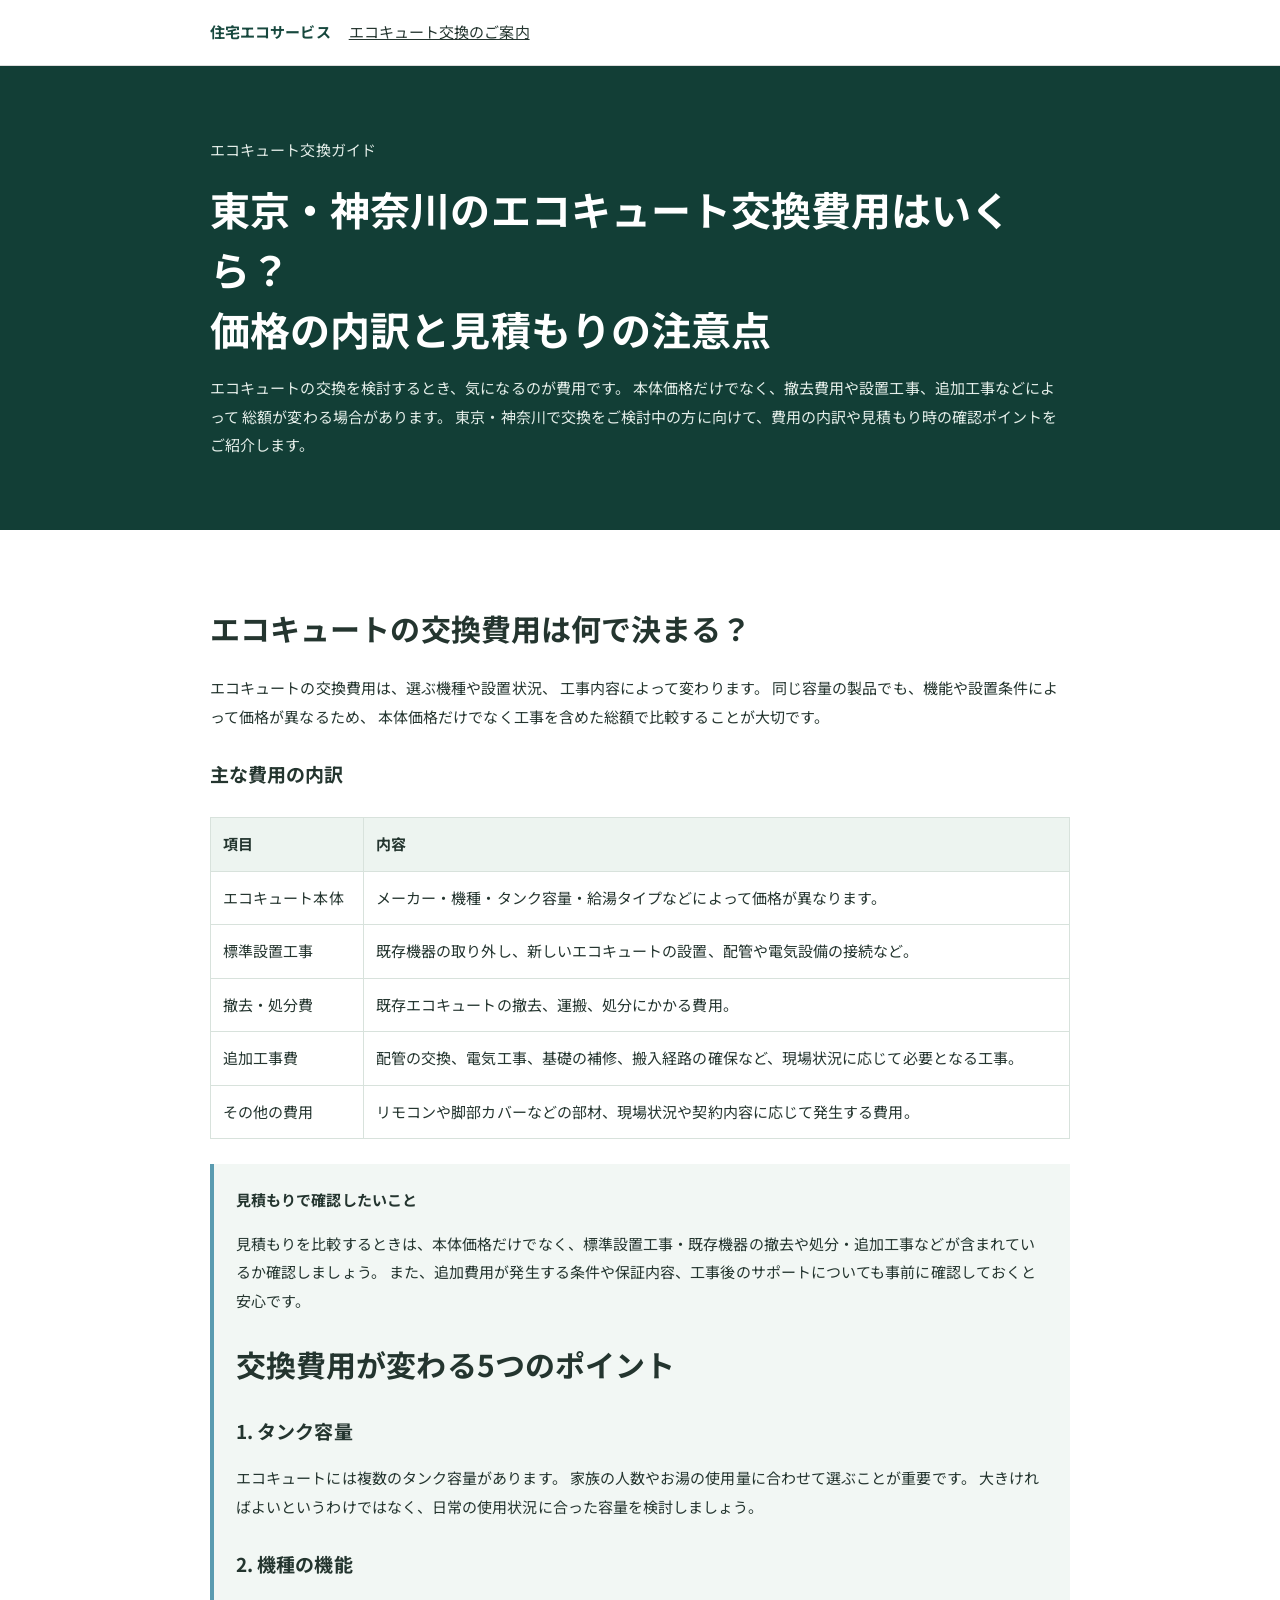
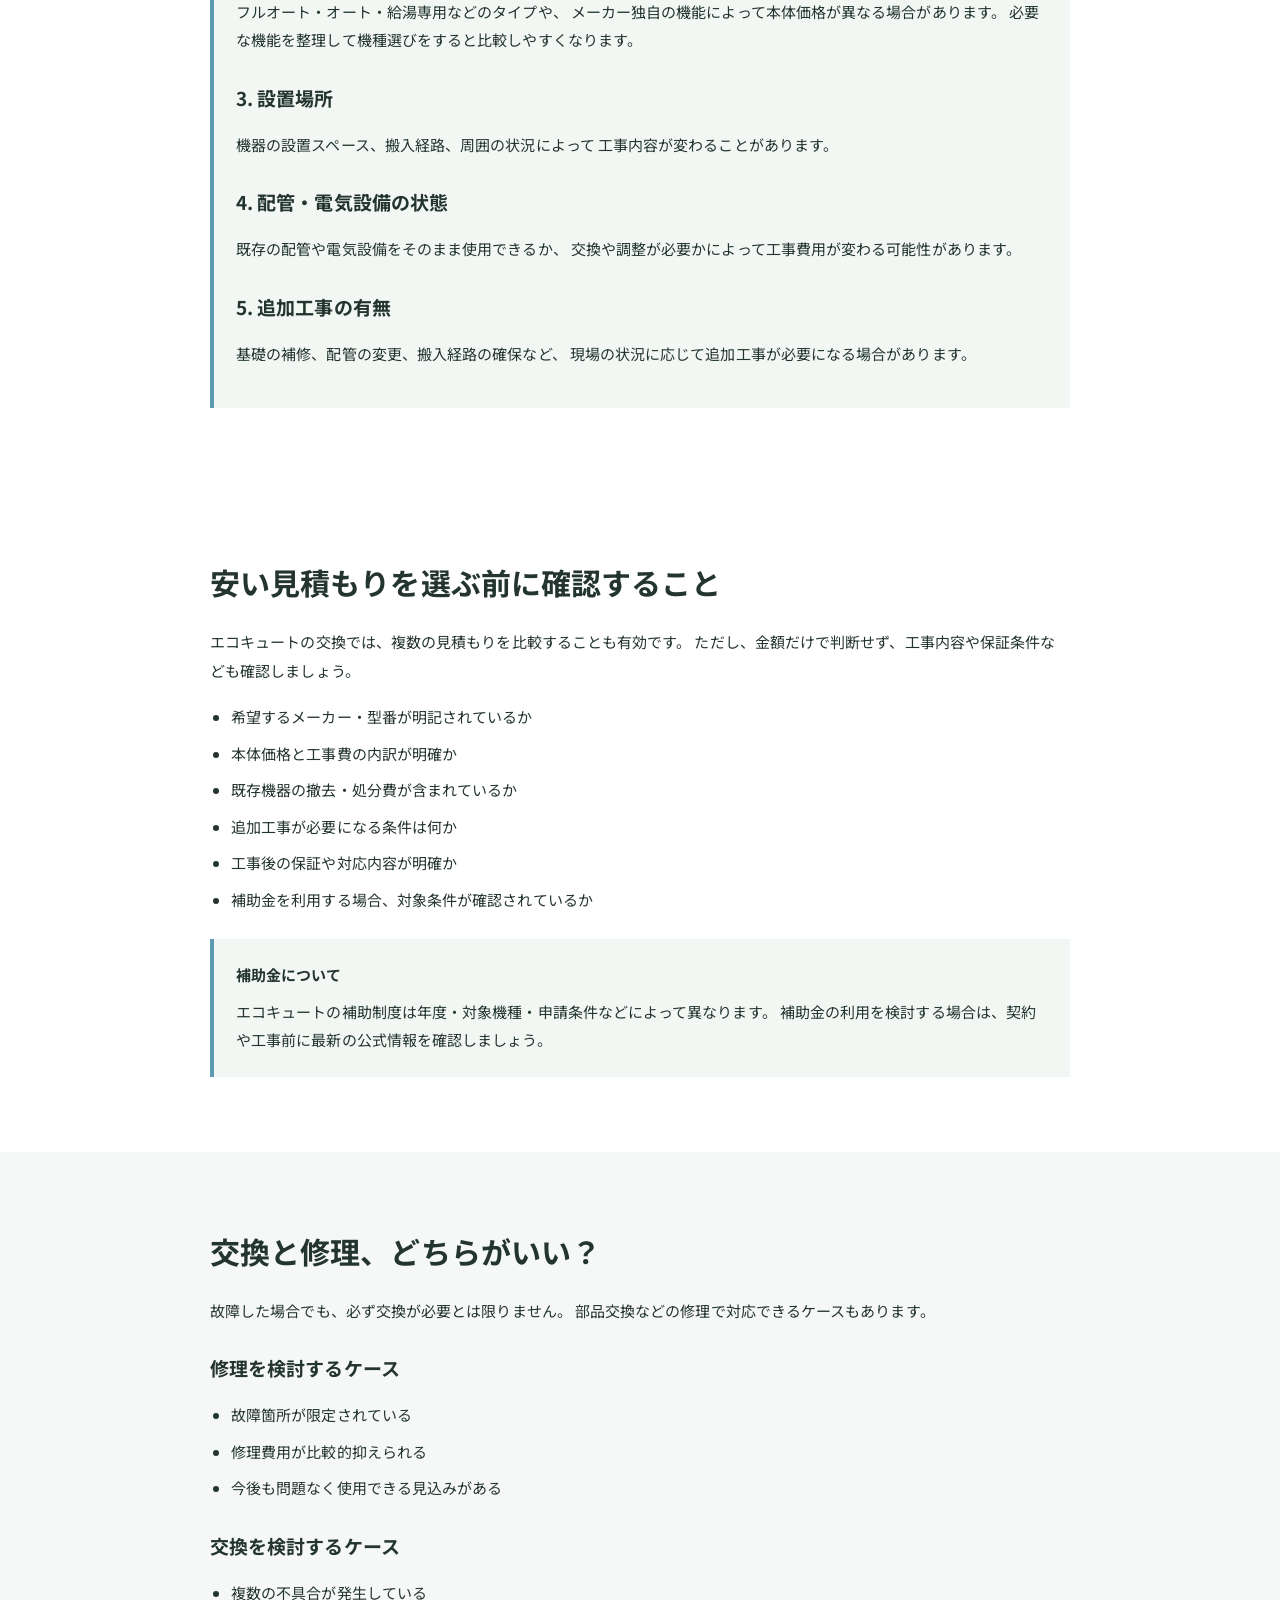
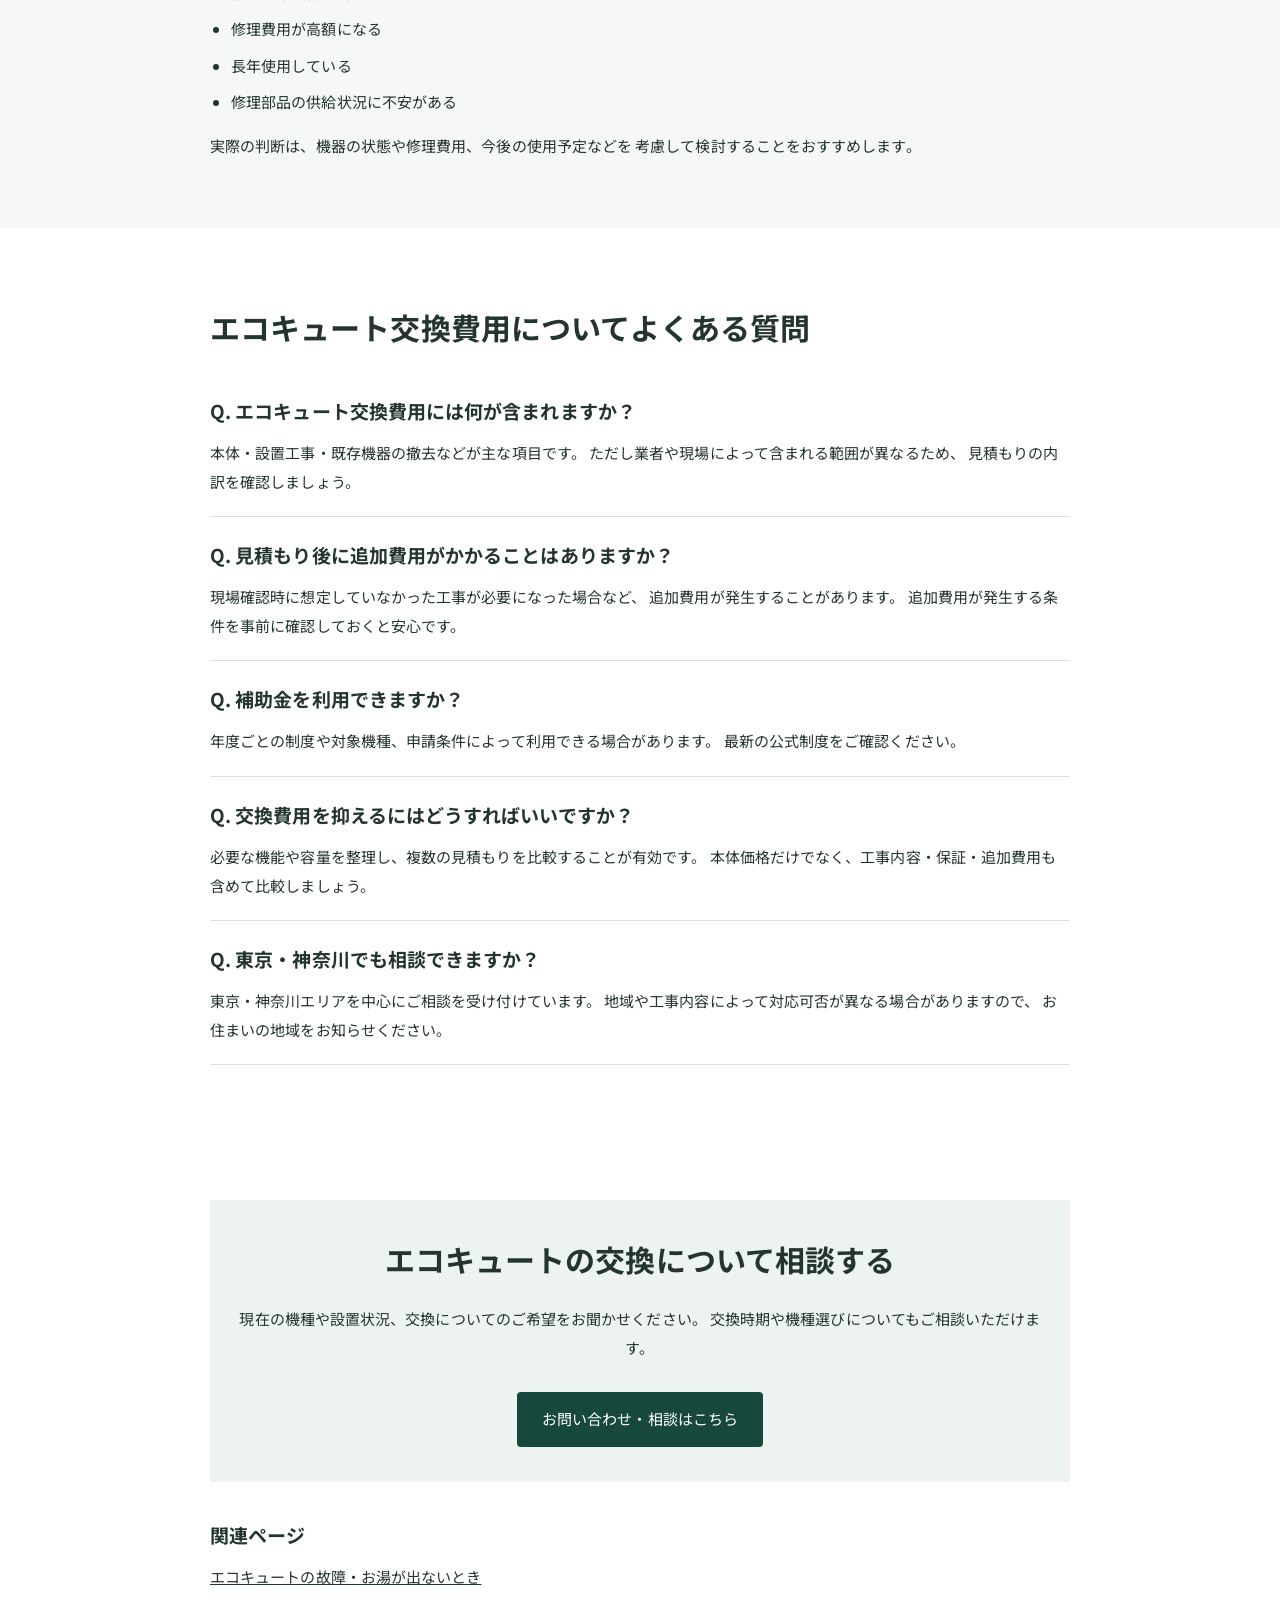
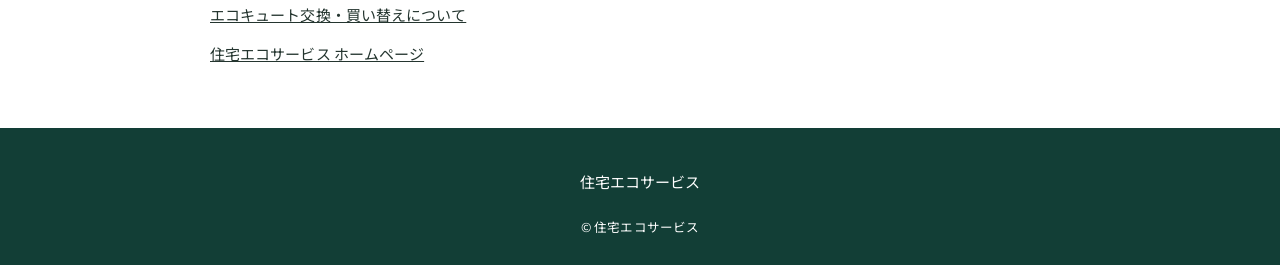
<file: ecocute-cost.html>
<!DOCTYPE html>
<html lang="ja">
<head>
  <meta charset="utf-8">
  <meta name="viewport" content="width=device-width, initial-scale=1">

  <title>エコキュート交換費用はいくら？費用の内訳と注意点｜住宅エコサービス</title>

  <meta name="description" content="エコキュート交換費用は機種・設置状況・工事内容によって異なります。本体価格、工事費、追加費用の内訳や見積もり時の注意点を分かりやすく解説。東京・神奈川で交換を検討中の方へ。">

  <link rel="canonical" href="https://jutakuecoservice-art.github.io/jutaku-eco-service/ecocute-cost.html">

  <link rel="stylesheet" href="style.css">

  <style>
    .cost-page {
      color: #24352f;
      line-height: 1.9;
    }

    .cost-wrap {
      max-width: 900px;
      margin: auto;
      padding: 0 20px;
    }

    .cost-hero {
      background: #123e36;
      color: white;
      padding: 55px 20px;
    }

    .cost-hero h1 {
      font-size: clamp(26px, 4vw, 40px);
      line-height: 1.5;
      margin: 15px 0;
    }

    .cost-hero p {
      color: #e4eee9;
    }

    .cost-section {
      padding: 50px 0;
    }

    .cost-section h2 {
      font-size: clamp(22px, 3vw, 30px);
      line-height: 1.6;
      margin-bottom: 22px;
    }

    .cost-section h3 {
      font-size: 19px;
      margin: 25px 0 10px;
    }

    .cost-section p {
      margin-bottom: 18px;
    }

    .cost-box {
      background: #f2f7f4;
      padding: 22px;
      border-left: 4px solid #5a9bb0;
      margin: 25px 0;
    }

    .cost-box strong {
      display: block;
      margin-bottom: 8px;
    }

    .cost-list {
      padding-left: 1.4em;
    }

    .cost-list li {
      margin: 8px 0;
    }

    .cost-table {
      width: 100%;
      border-collapse: collapse;
      margin: 25px 0;
    }

    .cost-table th,
    .cost-table td {
      border: 1px solid #d8e2dc;
      padding: 12px;
      text-align: left;
    }

    .cost-table th {
      background: #edf4f0;
    }

    .cost-faq {
      border-bottom: 1px solid #d8e2dc;
      padding: 20px 0;
    }

    .cost-faq h3 {
      margin: 0 0 10px;
    }

    .cost-faq p {
      margin: 0;
    }

    .cost-cta {
      background: #edf4f0;
      text-align: center;
      padding: 35px 20px;
      margin: 35px 0;
    }

    .cost-cta h2 {
      margin-top: 0;
    }

    .cost-cta a {
      display: inline-block;
      background: #17483e;
      color: white;
      text-decoration: none;
      padding: 13px 25px;
      margin-top: 12px;
      border-radius: 4px;
    }

    .cost-links a {
      display: block;
      margin: 10px 0;
    }

    @media(max-width:600px) {
      .cost-table th,
      .cost-table td {
        padding: 8px;
        font-size: 14px;
      }
    }
  </style>
</head>

<body class="cost-page">

<header style="padding:18px 20px;border-bottom:1px solid #ddd">
  <div class="cost-wrap">
    <a href="./" style="color:#17483e;text-decoration:none;font-weight:bold">
      住宅エコサービス
    </a>
    <span style="margin-left:15px">
      <a href="ecocute.html">エコキュート交換のご案内</a>
    </span>
  </div>
</header>

<main>

  <section class="cost-hero">
    <div class="cost-wrap">
      <p>エコキュート交換ガイド</p>
<h1>東京・神奈川のエコキュート交換費用はいくら？<br>価格の内訳と見積もりの注意点</h1>

<p>
  エコキュートの交換を検討するとき、気になるのが費用です。
  本体価格だけでなく、撤去費用や設置工事、追加工事などによって
  総額が変わる場合があります。
  東京・神奈川で交換をご検討中の方に向けて、費用の内訳や見積もり時の確認ポイントをご紹介します。
</p>
    </div>
  </section>

  <section class="cost-section">
    <div class="cost-wrap">

      <h2>エコキュートの交換費用は何で決まる？</h2>

      <p>
        エコキュートの交換費用は、選ぶ機種や設置状況、
        工事内容によって変わります。
        同じ容量の製品でも、機能や設置条件によって価格が異なるため、
        本体価格だけでなく工事を含めた総額で比較することが大切です。
      </p>

      <h3>主な費用の内訳</h3>

      <table class="cost-table">
        <thead>
          <tr>
            <th>項目</th>
            <th>内容</th>
          </tr>
        </thead>

    <tbody>
  <tr>
    <td>エコキュート本体</td>
    <td>メーカー・機種・タンク容量・給湯タイプなどによって価格が異なります。</td>
  </tr>

  <tr>
    <td>標準設置工事</td>
    <td>既存機器の取り外し、新しいエコキュートの設置、配管や電気設備の接続など。</td>
  </tr>

  <tr>
    <td>撤去・処分費</td>
    <td>既存エコキュートの撤去、運搬、処分にかかる費用。</td>
  </tr>

  <tr>
    <td>追加工事費</td>
    <td>配管の交換、電気工事、基礎の補修、搬入経路の確保など、現場状況に応じて必要となる工事。</td>
  </tr>

  <tr>
    <td>その他の費用</td>
    <td>リモコンや脚部カバーなどの部材、現場状況や契約内容に応じて発生する費用。</td>
  </tr>
</tbody>
      </table>

      <div class="cost-box">
       <strong>見積もりで確認したいこと</strong>
<p>
  見積もりを比較するときは、本体価格だけでなく、標準設置工事・既存機器の撤去や処分・追加工事などが含まれているか確認しましょう。
  また、追加費用が発生する条件や保証内容、工事後のサポートについても事前に確認しておくと安心です。
</p>

      <h2>交換費用が変わる5つのポイント</h2>

      <h3>1. タンク容量</h3>
      <p>
        エコキュートには複数のタンク容量があります。
        家族の人数やお湯の使用量に合わせて選ぶことが重要です。
        大きければよいというわけではなく、日常の使用状況に合った容量を検討しましょう。
      </p>

      <h3>2. 機種の機能</h3>
      <p>
        フルオート・オート・給湯専用などのタイプや、
        メーカー独自の機能によって本体価格が異なる場合があります。
        必要な機能を整理して機種選びをすると比較しやすくなります。
      </p>

      <h3>3. 設置場所</h3>
      <p>
        機器の設置スペース、搬入経路、周囲の状況によって
        工事内容が変わることがあります。
      </p>

      <h3>4. 配管・電気設備の状態</h3>
      <p>
        既存の配管や電気設備をそのまま使用できるか、
        交換や調整が必要かによって工事費用が変わる可能性があります。
      </p>

      <h3>5. 追加工事の有無</h3>
      <p>
        基礎の補修、配管の変更、搬入経路の確保など、
        現場の状況に応じて追加工事が必要になる場合があります。
      </p>

    </div>
  </section>

  <section class="cost-section">
    <div class="cost-wrap">

      <h2>安い見積もりを選ぶ前に確認すること</h2>

      <p>
        エコキュートの交換では、複数の見積もりを比較することも有効です。
        ただし、金額だけで判断せず、工事内容や保証条件なども確認しましょう。
      </p>

      <ul class="cost-list">
        <li>希望するメーカー・型番が明記されているか</li>
        <li>本体価格と工事費の内訳が明確か</li>
        <li>既存機器の撤去・処分費が含まれているか</li>
        <li>追加工事が必要になる条件は何か</li>
        <li>工事後の保証や対応内容が明確か</li>
        <li>補助金を利用する場合、対象条件が確認されているか</li>
      </ul>

      <div class="cost-box">
        <strong>補助金について</strong>
        エコキュートの補助制度は年度・対象機種・申請条件などによって異なります。
        補助金の利用を検討する場合は、契約や工事前に最新の公式情報を確認しましょう。
      </div>

    </div>
  </section>

  <section class="cost-section" style="background:#f5f8f6">
    <div class="cost-wrap">

      <h2>交換と修理、どちらがいい？</h2>

      <p>
        故障した場合でも、必ず交換が必要とは限りません。
        部品交換などの修理で対応できるケースもあります。
      </p>

      <h3>修理を検討するケース</h3>
      <ul class="cost-list">
        <li>故障箇所が限定されている</li>
        <li>修理費用が比較的抑えられる</li>
        <li>今後も問題なく使用できる見込みがある</li>
      </ul>

      <h3>交換を検討するケース</h3>
      <ul class="cost-list">
        <li>複数の不具合が発生している</li>
        <li>修理費用が高額になる</li>
        <li>長年使用している</li>
        <li>修理部品の供給状況に不安がある</li>
      </ul>

      <p>
        実際の判断は、機器の状態や修理費用、今後の使用予定などを
        考慮して検討することをおすすめします。
      </p>

    </div>
  </section>

  <section class="cost-section">
    <div class="cost-wrap">

      <h2>エコキュート交換費用についてよくある質問</h2>

      <div class="cost-faq">
        <h3>Q. エコキュート交換費用には何が含まれますか？</h3>
        <p>
          本体・設置工事・既存機器の撤去などが主な項目です。
          ただし業者や現場によって含まれる範囲が異なるため、
          見積もりの内訳を確認しましょう。
        </p>
      </div>

      <div class="cost-faq">
        <h3>Q. 見積もり後に追加費用がかかることはありますか？</h3>
        <p>
          現場確認時に想定していなかった工事が必要になった場合など、
          追加費用が発生することがあります。
          追加費用が発生する条件を事前に確認しておくと安心です。
        </p>
      </div>

      <div class="cost-faq">
        <h3>Q. 補助金を利用できますか？</h3>
        <p>
          年度ごとの制度や対象機種、申請条件によって利用できる場合があります。
          最新の公式制度をご確認ください。
        </p>
      </div>

      <div class="cost-faq">
        <h3>Q. 交換費用を抑えるにはどうすればいいですか？</h3>
        <p>
          必要な機能や容量を整理し、複数の見積もりを比較することが有効です。
          本体価格だけでなく、工事内容・保証・追加費用も含めて比較しましょう。
        </p>
      </div>

      <div class="cost-faq">
        <h3>Q. 東京・神奈川でも相談できますか？</h3>
        <p>
          東京・神奈川エリアを中心にご相談を受け付けています。
          地域や工事内容によって対応可否が異なる場合がありますので、
          お住まいの地域をお知らせください。
        </p>
      </div>

    </div>
  </section>

  <section class="cost-section">
    <div class="cost-wrap">

      <div class="cost-cta">
        <h2>エコキュートの交換について相談する</h2>

        <p>
          現在の機種や設置状況、交換についてのご希望をお聞かせください。
          交換時期や機種選びについてもご相談いただけます。
        </p>

        <a href="./#contact">お問い合わせ・相談はこちら</a>
      </div>

      <div class="cost-links">
        <h3>関連ページ</h3>
       <a href="ecocute-trouble.html">エコキュートの故障・お湯が出ないとき</a>
        <a href="ecocute.html">エコキュート交換・買い替えについて</a>
        <a href="./">住宅エコサービス ホームページ</a>
      </div>

    </div>
  </section>

</main>

<footer style="background:#123e36;color:white;padding:25px 20px;text-align:center">
  <div class="cost-wrap">
    <p>住宅エコサービス</p>
    <small>© 住宅エコサービス</small>
  </div>
</footer>

</body>
</html>
</file>
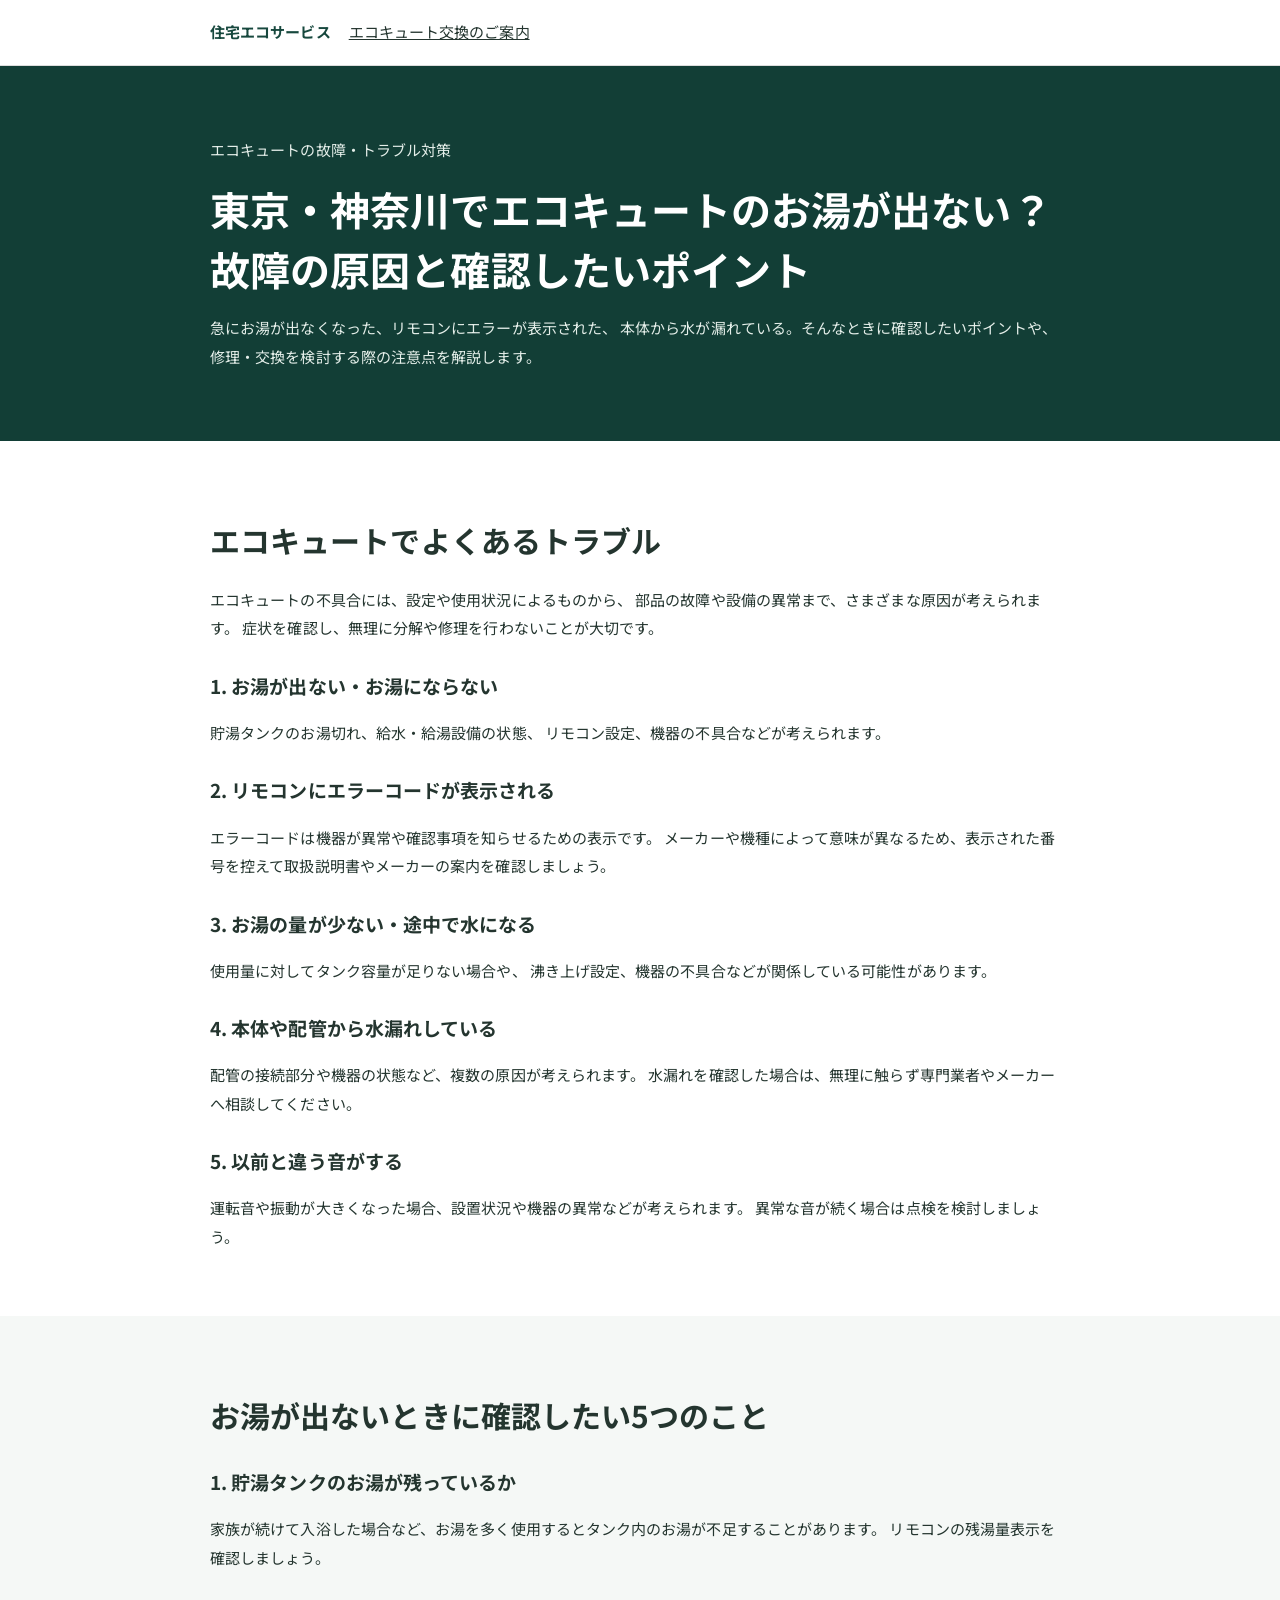
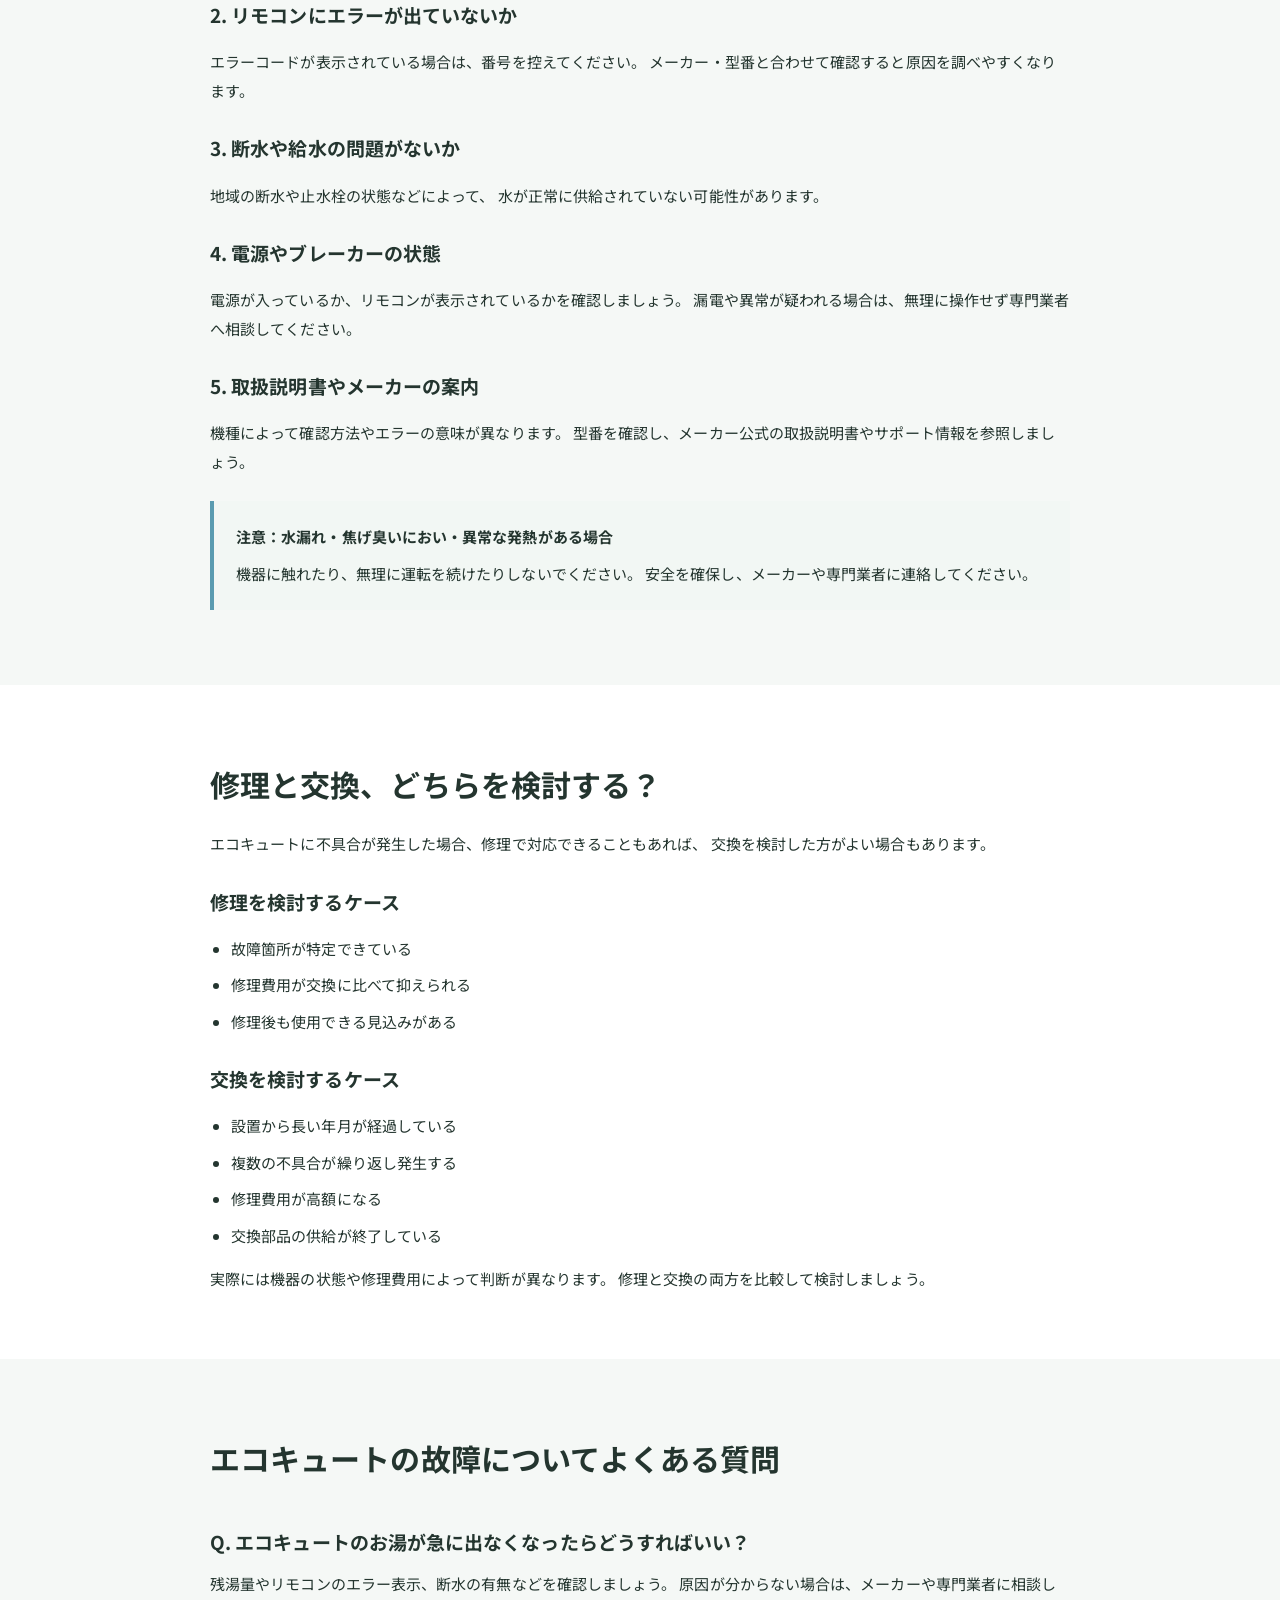
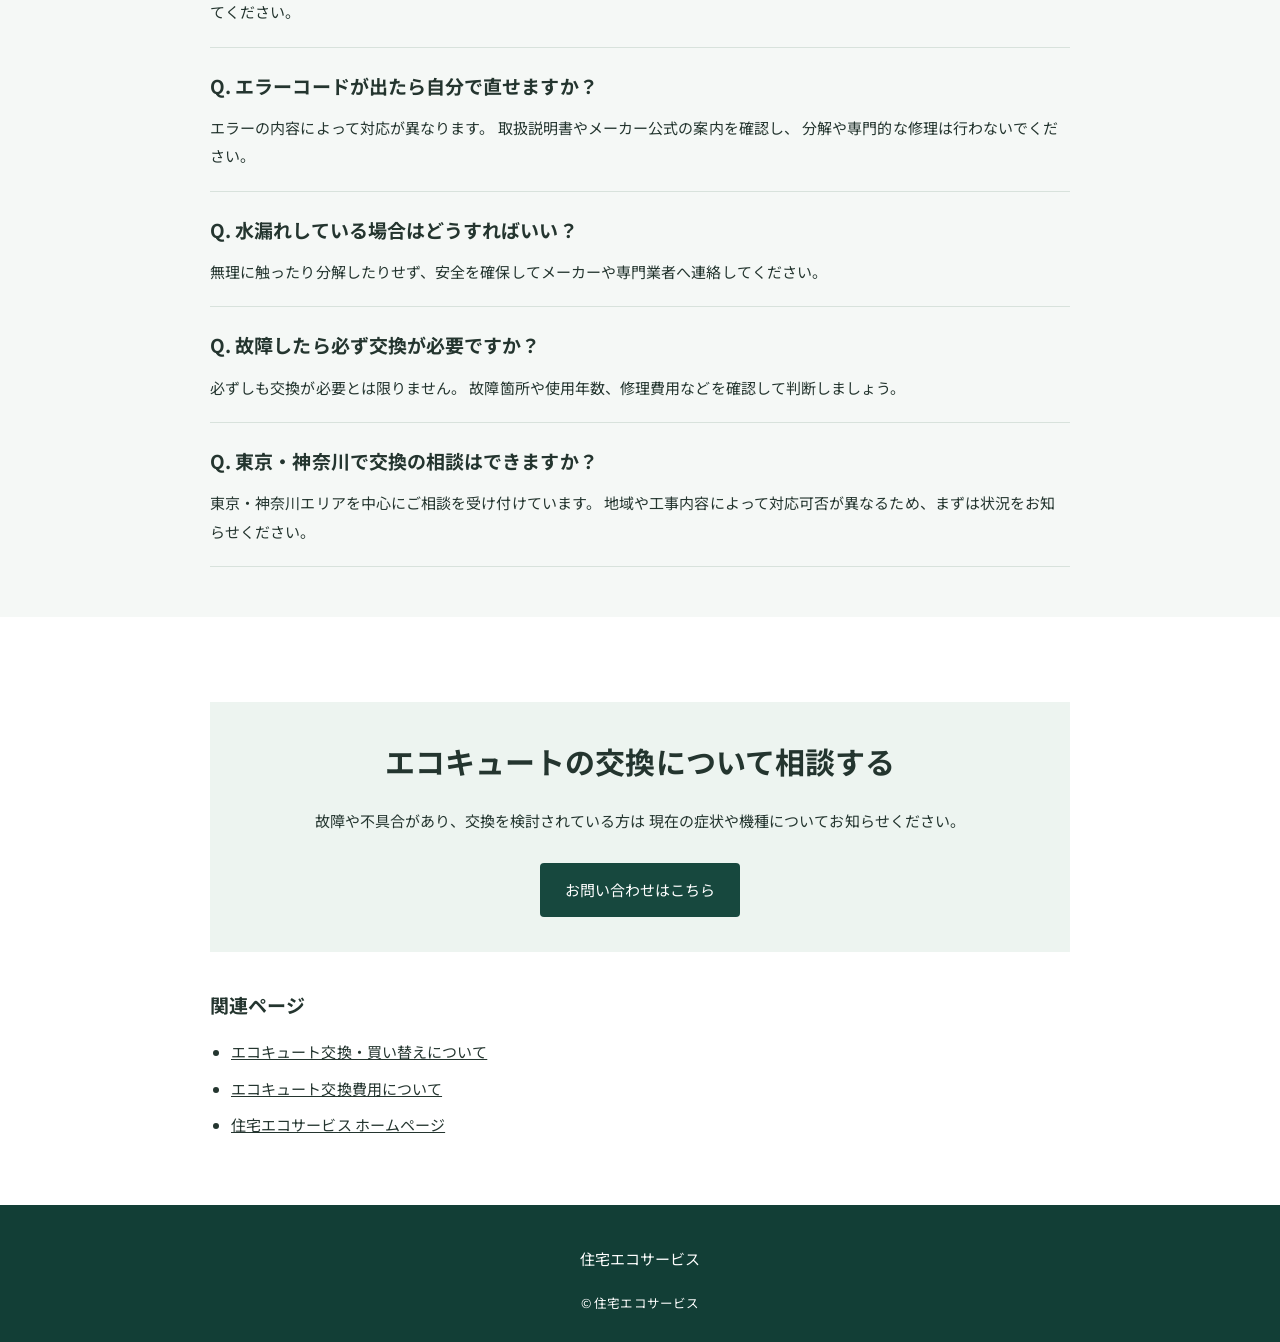
<file: ecocute-trouble.html>
<!DOCTYPE html>
<html lang="ja">
<head>
  <meta charset="utf-8">
  <meta name="viewport" content="width=device-width, initial-scale=1">

<title>東京・神奈川のエコキュート故障・お湯が出ないときの対処法｜住宅エコサービス</title>
  <meta name="description" content="エコキュートのお湯が出ない、エラーコードが表示される、水漏れするなどの症状について、確認したいポイントと修理・交換を検討する目安を解説します。東京・神奈川でエコキュートの交換をご検討中の方へ。">

  <link rel="canonical" href="https://jutakuecoservice-art.github.io/jutaku-eco-service/ecocute-trouble.html">
  <link rel="stylesheet" href="style.css">

  <style>
    .trouble-page {
      color: #24352f;
      line-height: 1.9;
    }
    .trouble-wrap {
      max-width: 900px;
      margin: auto;
      padding: 0 20px;
    }
    .trouble-hero {
      background: #123e36;
      color: white;
      padding: 55px 20px;
    }
    .trouble-hero h1 {
      font-size: clamp(26px, 4vw, 40px);
      line-height: 1.5;
      margin: 15px 0;
    }
    .trouble-hero p {
      color: #e4eee9;
    }
    .trouble-section {
      padding: 50px 0;
    }
    .trouble-section h2 {
      font-size: clamp(22px, 3vw, 30px);
      line-height: 1.6;
      margin-bottom: 22px;
    }
    .trouble-section h3 {
      font-size: 19px;
      margin: 25px 0 10px;
    }
    .trouble-box {
      background: #f2f7f4;
      padding: 22px;
      border-left: 4px solid #5a9bb0;
      margin: 25px 0;
    }
    .trouble-box strong {
      display: block;
      margin-bottom: 8px;
    }
    .trouble-list {
      padding-left: 1.4em;
    }
    .trouble-list li {
      margin: 8px 0;
    }
    .trouble-faq {
      border-bottom: 1px solid #d8e2dc;
      padding: 20px 0;
    }
    .trouble-faq h3 {
      margin: 0 0 10px;
    }
    .trouble-faq p {
      margin: 0;
    }
    .trouble-cta {
      background: #edf4f0;
      text-align: center;
      padding: 35px 20px;
      margin: 35px 0;
    }
    .trouble-cta h2 {
      margin-top: 0;
    }
    .trouble-cta a {
      display: inline-block;
      background: #17483e;
      color: white;
      text-decoration: none;
      padding: 13px 25px;
      margin-top: 12px;
      border-radius: 4px;
    }
  </style>
</head>

<body class="trouble-page">

<header style="padding:18px 20px;border-bottom:1px solid #ddd">
  <div class="trouble-wrap">
    <a href="./" style="color:#17483e;text-decoration:none;font-weight:bold">
      住宅エコサービス
    </a>
    <span style="margin-left:15px">
      <a href="ecocute.html">エコキュート交換のご案内</a>
    </span>
  </div>
</header>

<main>

  <section class="trouble-hero">
    <div class="trouble-wrap">
      <p>エコキュートの故障・トラブル対策</p>

      <h1>東京・神奈川でエコキュートのお湯が出ない？<br>故障の原因と確認したいポイント</h1>

<p>
  急にお湯が出なくなった、リモコンにエラーが表示された、
  本体から水が漏れている。そんなときに確認したいポイントや、
  修理・交換を検討する際の注意点を解説します。
</p>
    </div>
  </section>

  <section class="trouble-section">
    <div class="trouble-wrap">

      <h2>エコキュートでよくあるトラブル</h2>

      <p>
        エコキュートの不具合には、設定や使用状況によるものから、
        部品の故障や設備の異常まで、さまざまな原因が考えられます。
        症状を確認し、無理に分解や修理を行わないことが大切です。
      </p>

      <h3>1. お湯が出ない・お湯にならない</h3>
      <p>
        貯湯タンクのお湯切れ、給水・給湯設備の状態、
        リモコン設定、機器の不具合などが考えられます。
      </p>

      <h3>2. リモコンにエラーコードが表示される</h3>
      <p>
        エラーコードは機器が異常や確認事項を知らせるための表示です。
        メーカーや機種によって意味が異なるため、表示された番号を控えて取扱説明書やメーカーの案内を確認しましょう。
      </p>

      <h3>3. お湯の量が少ない・途中で水になる</h3>
      <p>
        使用量に対してタンク容量が足りない場合や、
        沸き上げ設定、機器の不具合などが関係している可能性があります。
      </p>

      <h3>4. 本体や配管から水漏れしている</h3>
      <p>
        配管の接続部分や機器の状態など、複数の原因が考えられます。
        水漏れを確認した場合は、無理に触らず専門業者やメーカーへ相談してください。
      </p>

      <h3>5. 以前と違う音がする</h3>
      <p>
        運転音や振動が大きくなった場合、設置状況や機器の異常などが考えられます。
        異常な音が続く場合は点検を検討しましょう。
      </p>

    </div>
  </section>

  <section class="trouble-section" style="background:#f5f8f6">
    <div class="trouble-wrap">

      <h2>お湯が出ないときに確認したい5つのこと</h2>

      <h3>1. 貯湯タンクのお湯が残っているか</h3>
      <p>
        家族が続けて入浴した場合など、お湯を多く使用するとタンク内のお湯が不足することがあります。
        リモコンの残湯量表示を確認しましょう。
      </p>

      <h3>2. リモコンにエラーが出ていないか</h3>
      <p>
        エラーコードが表示されている場合は、番号を控えてください。
        メーカー・型番と合わせて確認すると原因を調べやすくなります。
      </p>

      <h3>3. 断水や給水の問題がないか</h3>
      <p>
        地域の断水や止水栓の状態などによって、
        水が正常に供給されていない可能性があります。
      </p>

      <h3>4. 電源やブレーカーの状態</h3>
      <p>
        電源が入っているか、リモコンが表示されているかを確認しましょう。
        漏電や異常が疑われる場合は、無理に操作せず専門業者へ相談してください。
      </p>

      <h3>5. 取扱説明書やメーカーの案内</h3>
      <p>
        機種によって確認方法やエラーの意味が異なります。
        型番を確認し、メーカー公式の取扱説明書やサポート情報を参照しましょう。
      </p>

      <div class="trouble-box">
        <strong>注意：水漏れ・焦げ臭いにおい・異常な発熱がある場合</strong>
        機器に触れたり、無理に運転を続けたりしないでください。
        安全を確保し、メーカーや専門業者に連絡してください。
      </div>

    </div>
  </section>

  <section class="trouble-section">
    <div class="trouble-wrap">

      <h2>修理と交換、どちらを検討する？</h2>

      <p>
        エコキュートに不具合が発生した場合、修理で対応できることもあれば、
        交換を検討した方がよい場合もあります。
      </p>

      <h3>修理を検討するケース</h3>
      <ul class="trouble-list">
        <li>故障箇所が特定できている</li>
        <li>修理費用が交換に比べて抑えられる</li>
        <li>修理後も使用できる見込みがある</li>
      </ul>

      <h3>交換を検討するケース</h3>
      <ul class="trouble-list">
        <li>設置から長い年月が経過している</li>
        <li>複数の不具合が繰り返し発生する</li>
        <li>修理費用が高額になる</li>
        <li>交換部品の供給が終了している</li>
      </ul>

      <p>
        実際には機器の状態や修理費用によって判断が異なります。
        修理と交換の両方を比較して検討しましょう。
      </p>

    </div>
  </section>

  <section class="trouble-section" style="background:#f5f8f6">
    <div class="trouble-wrap">

      <h2>エコキュートの故障についてよくある質問</h2>

      <div class="trouble-faq">
        <h3>Q. エコキュートのお湯が急に出なくなったらどうすればいい？</h3>
        <p>
          残湯量やリモコンのエラー表示、断水の有無などを確認しましょう。
          原因が分からない場合は、メーカーや専門業者に相談してください。
        </p>
      </div>

      <div class="trouble-faq">
        <h3>Q. エラーコードが出たら自分で直せますか？</h3>
        <p>
          エラーの内容によって対応が異なります。
          取扱説明書やメーカー公式の案内を確認し、
          分解や専門的な修理は行わないでください。
        </p>
      </div>

      <div class="trouble-faq">
        <h3>Q. 水漏れしている場合はどうすればいい？</h3>
        <p>
          無理に触ったり分解したりせず、安全を確保してメーカーや専門業者へ連絡してください。
        </p>
      </div>

      <div class="trouble-faq">
        <h3>Q. 故障したら必ず交換が必要ですか？</h3>
        <p>
          必ずしも交換が必要とは限りません。
          故障箇所や使用年数、修理費用などを確認して判断しましょう。
        </p>
      </div>

      <div class="trouble-faq">
        <h3>Q. 東京・神奈川で交換の相談はできますか？</h3>
        <p>
          東京・神奈川エリアを中心にご相談を受け付けています。
          地域や工事内容によって対応可否が異なるため、まずは状況をお知らせください。
        </p>
      </div>

    </div>
  </section>

  <section class="trouble-section">
    <div class="trouble-wrap">

      <div class="trouble-cta">
        <h2>エコキュートの交換について相談する</h2>
        <p>
          故障や不具合があり、交換を検討されている方は
          現在の症状や機種についてお知らせください。
        </p>
        <a href="./#contact">お問い合わせはこちら</a>
      </div>

      <h3>関連ページ</h3>
      <ul class="trouble-list">
        <li><a href="ecocute.html">エコキュート交換・買い替えについて</a></li>
        <li><a href="ecocute-cost.html">エコキュート交換費用について</a></li>
        <li><a href="./">住宅エコサービス ホームページ</a></li>
      </ul>

    </div>
  </section>

</main>

<footer style="background:#123e36;color:white;padding:25px 20px;text-align:center">
  <div class="trouble-wrap">
    <p>住宅エコサービス</p>
    <small>© 住宅エコサービス</small>
  </div>
</footer>

</body>
</html>
</file>
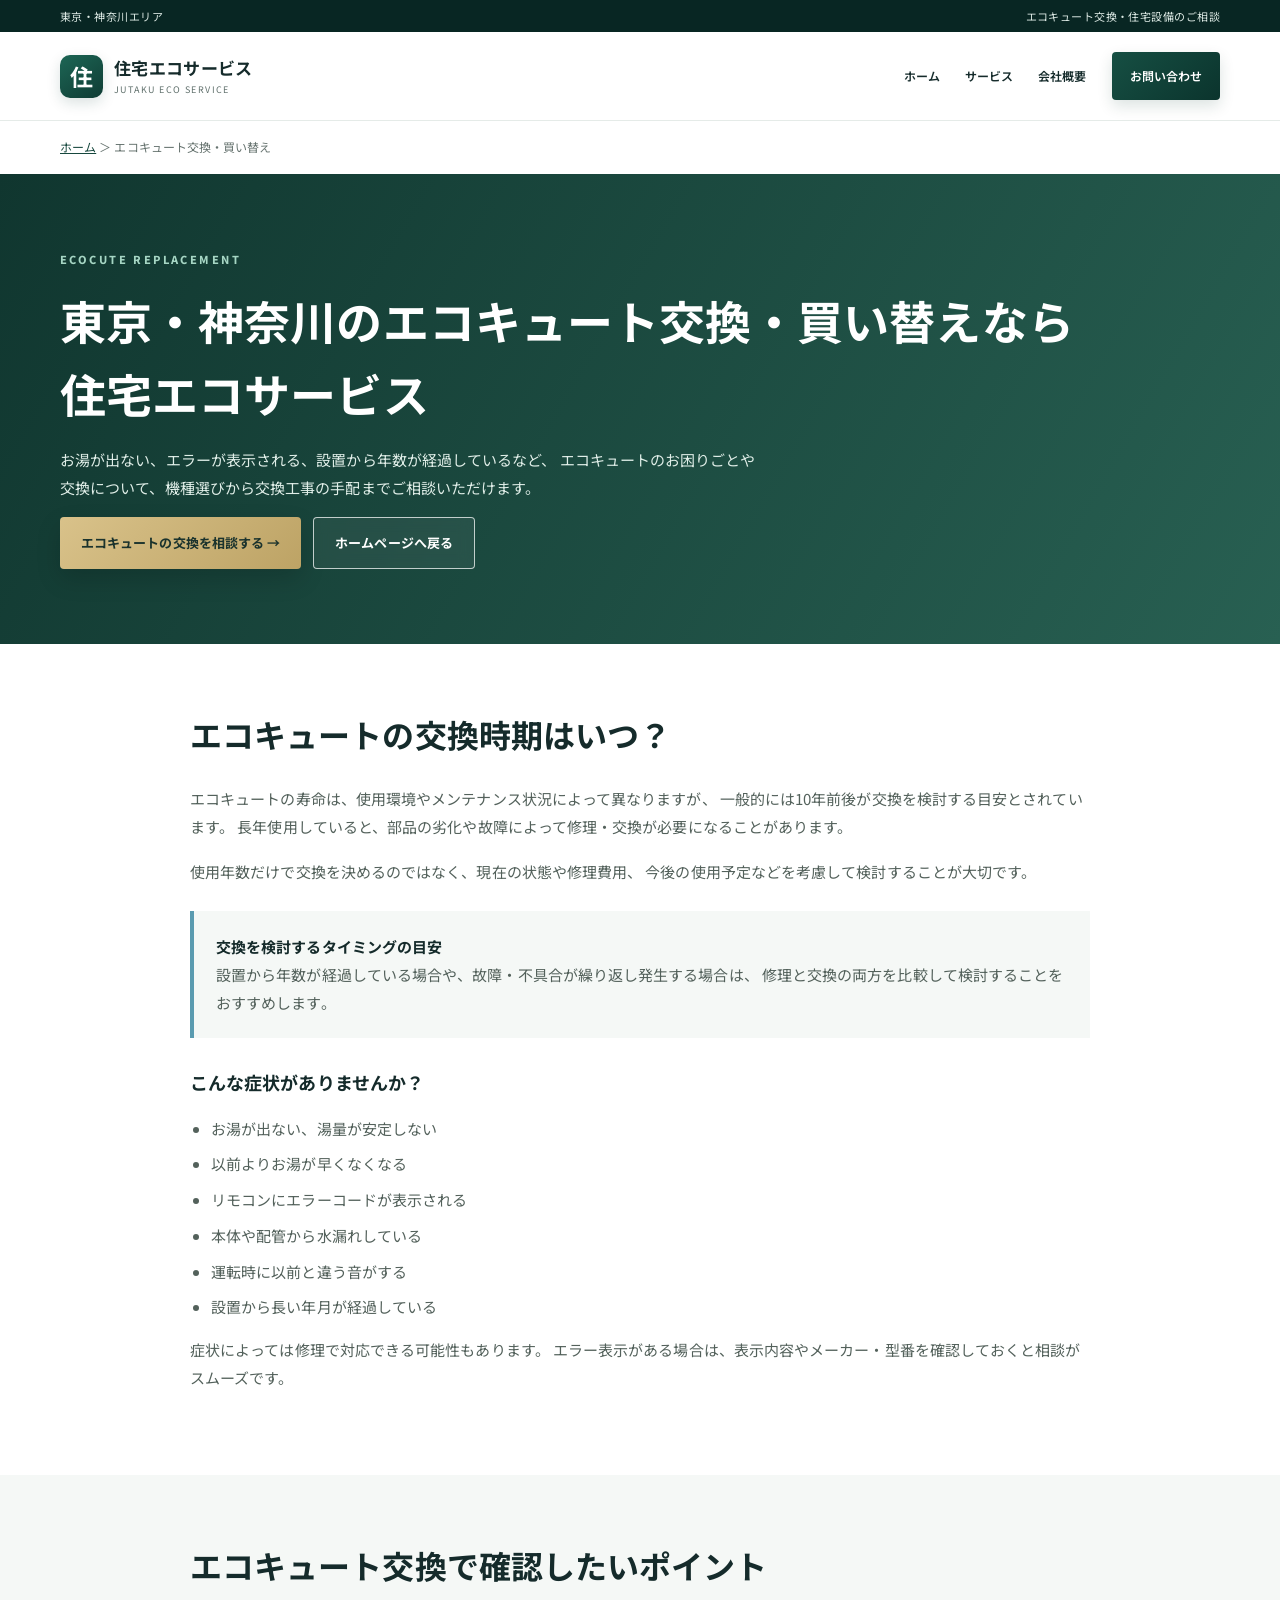
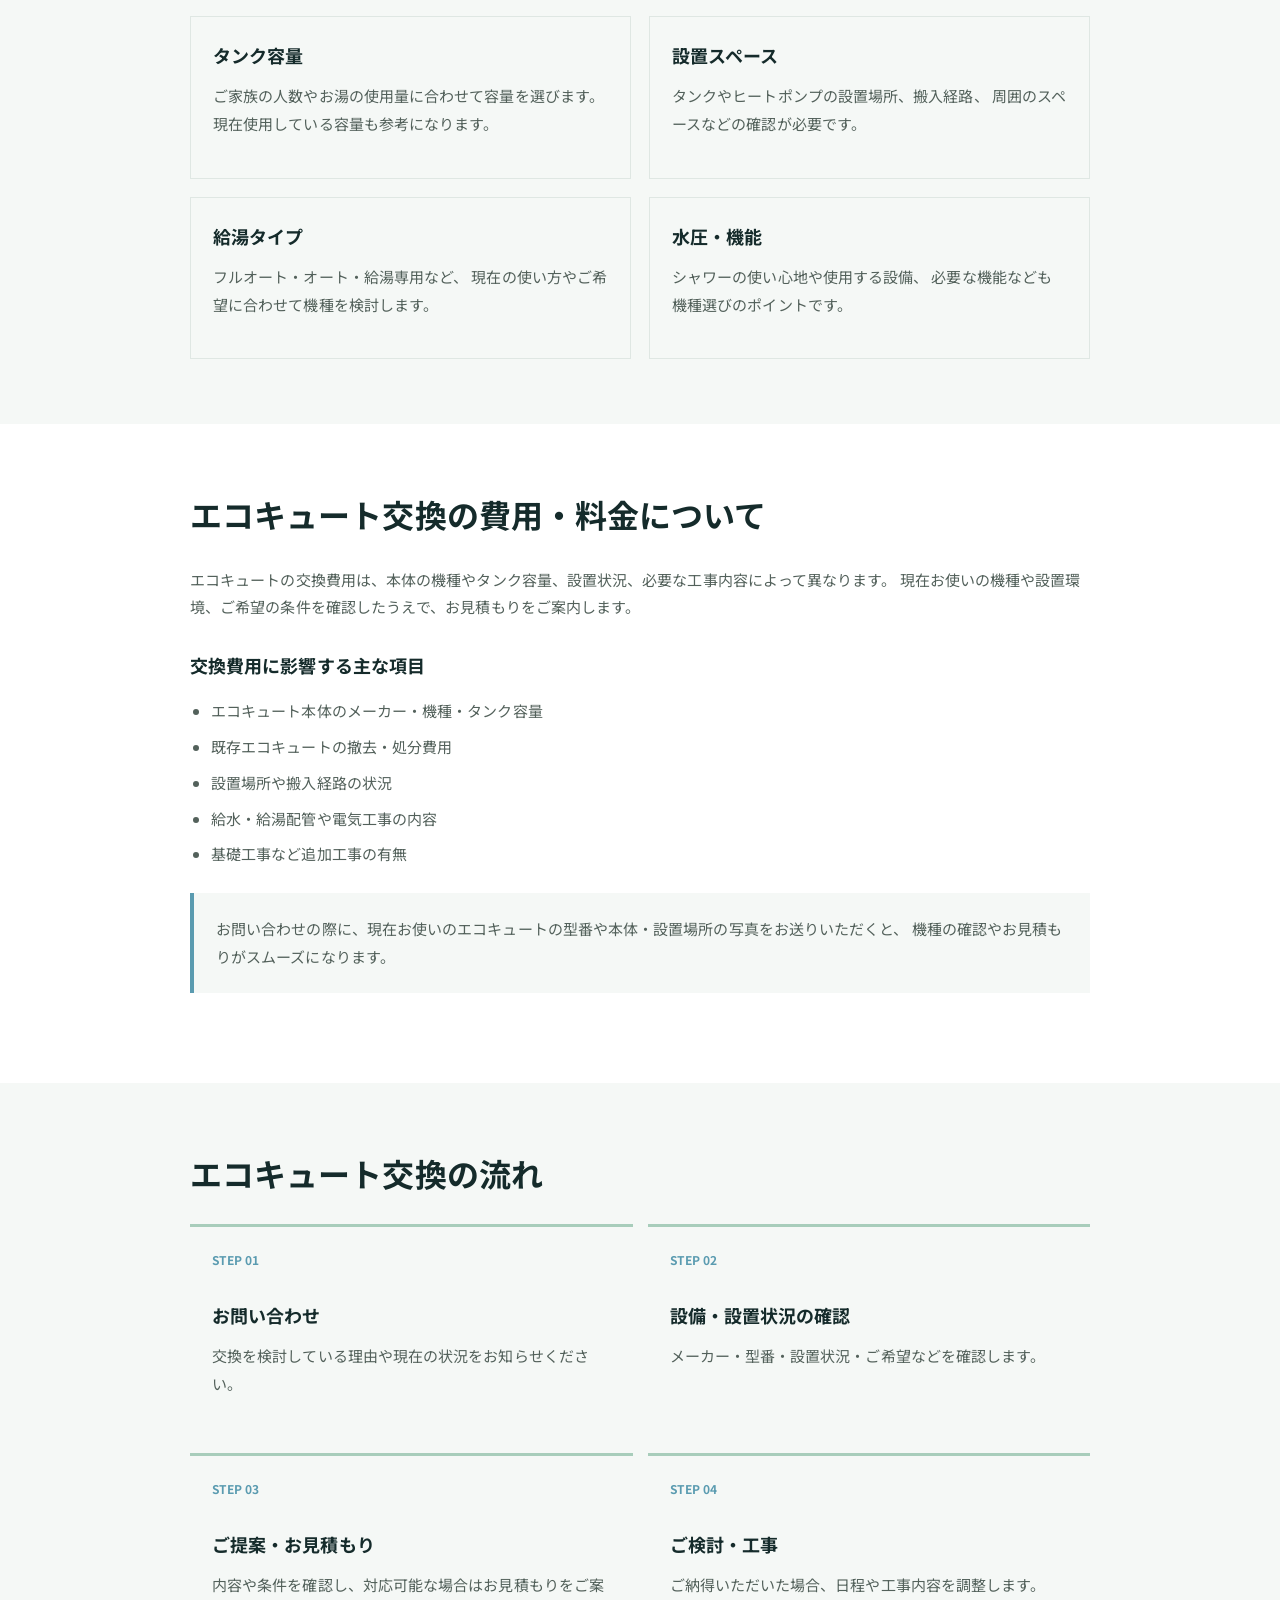
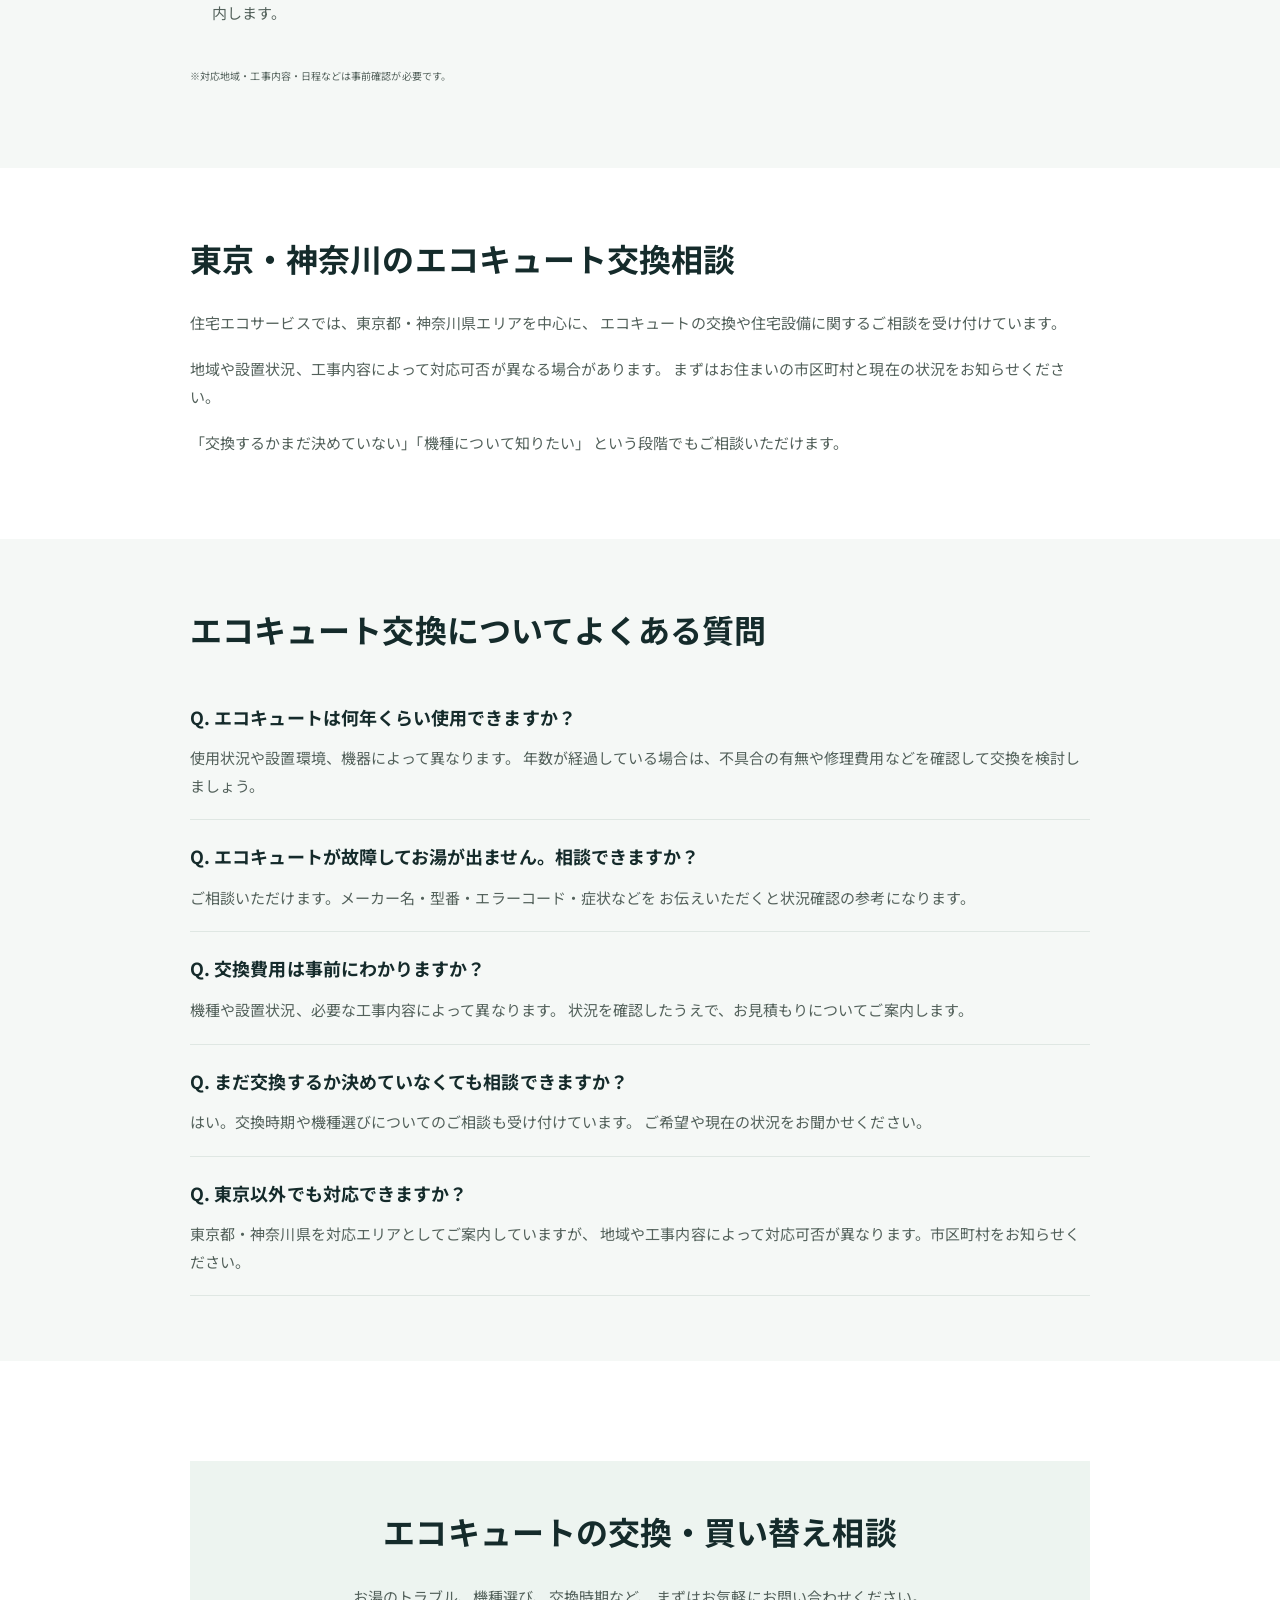
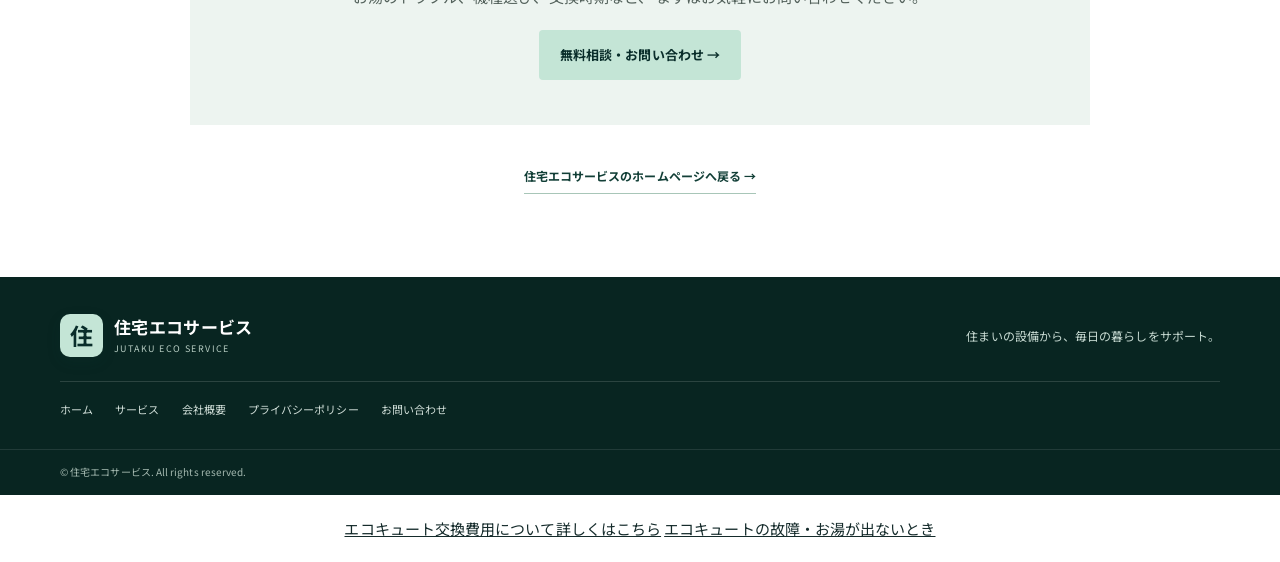
<file: ecocute.html>
<!doctype html>
<html lang="ja">
<head>
  <meta charset="utf-8">
  <meta name="viewport" content="width=device-width, initial-scale=1">
  <meta name="theme-color" content="#123e36">

  <title>エコキュート交換・買い替え相談｜東京・神奈川｜住宅エコサービス</title>

  <meta name="description" content="東京・神奈川でエコキュートの交換・買い替えをご検討中の方へ。故障の症状、交換時期、機種選び、工事の流れなどをご案内します。住宅エコサービスへお気軽にご相談ください。">

  <link rel="canonical" href="https://jutakuecoservice-art.github.io/jutaku-eco-service/ecocute.html">
  <link rel="stylesheet" href="style.css">

  <style>
    .ec-hero {
      background: linear-gradient(120deg, #10362f, #286052);
      color: white;
      padding: 75px 0;
    }
    .ec-hero h1 {
      font-size: clamp(28px, 5vw, 46px);
      line-height: 1.6;
      margin: 15px 0;
    }
    .ec-hero p {
      color: #e0eee8;
      max-width: 700px;
    }
    .ec-content {
      max-width: 900px;
      margin: auto;
    }
    .ec-section {
      padding: 65px 0;
    }
    .ec-section h2 {
      font-size: clamp(23px, 3vw, 32px);
      line-height: 1.6;
      margin: 0 0 25px;
    }
    .ec-section h3 {
      font-size: 18px;
      margin: 28px 0 10px;
    }
    .ec-section p {
      color: #53615b;
      margin: 0 0 18px;
    }
    .ec-section ul {
      padding-left: 1.4em;
      color: #53615b;
    }
    .ec-section li {
      margin: 8px 0;
    }
    .ec-box {
      background: #f5f8f6;
      border-left: 4px solid #5a9bb0;
      padding: 22px;
      margin: 25px 0;
    }
    .ec-box p:last-child {
      margin-bottom: 0;
    }
    .ec-cards {
      display: grid;
      grid-template-columns: repeat(2, 1fr);
      gap: 18px;
    }
    .ec-card {
      background: #f5f8f6;
      padding: 22px;
      border: 1px solid #dfe7e3;
    }
    .ec-card h3 {
      margin-top: 0;
    }
    .ec-steps {
      display: grid;
      grid-template-columns: repeat(2, 1fr);
      gap: 15px;
    }
    .ec-step {
      background: #f5f8f6;
      padding: 22px;
      border-top: 3px solid #a8cdbb;
    }
    .ec-step strong {
      display: block;
      color: #5a9bb0;
      font-size: 12px;
      margin-bottom: 8px;
    }
    .ec-faq {
      border-bottom: 1px solid #dfe7e3;
      padding: 20px 0;
    }
    .ec-faq h3 {
      margin: 0 0 10px;
    }
    .ec-faq p {
      margin: 0;
    }
    .ec-cta {
      background: #edf4f0;
      text-align: center;
      padding: 45px 25px;
      margin: 35px 0;
    }
    .ec-cta h2 {
      margin-top: 0;
    }
    .ec-cta p {
      max-width: 650px;
      margin: 0 auto 20px;
    }
    .ec-breadcrumb {
      font-size: 12px;
      color: #66736f;
      padding: 15px 0;
    }
    .ec-breadcrumb a {
      color: #17483e;
    }
    @media(max-width:650px) {
      .ec-cards, .ec-steps {
        grid-template-columns: 1fr;
      }
      .ec-hero {
        padding: 50px 0;
      }
      .ec-section {
        padding: 45px 0;
      }
    }
  </style>
</head>

<body>

  <div class="topbar">
    <div class="container topbar-inner">
      <span>東京・神奈川エリア</span>
      <span>エコキュート交換・住宅設備のご相談</span>
    </div>
  </div>

  <header class="site-header">
    <div class="container header-inner">
      <a class="brand" href="./">
        <span class="brand-mark">住</span>
        <span class="brand-copy">
          <strong>住宅エコサービス</strong>
          <small>JUTAKU ECO SERVICE</small>
        </span>
      </a>

      <nav class="site-nav">
        <a href="./">ホーム</a>
        <a href="./#services">サービス</a>
        <a href="./#company">会社概要</a>
        <a class="nav-cta" href="./#contact">お問い合わせ</a>
      </nav>
    </div>
  </header>

  <main id="main">

    <div class="container ec-breadcrumb">
      <a href="./">ホーム</a> ＞ エコキュート交換・買い替え
    </div>

    <section class="ec-hero">
      <div class="container">
        <p class="eyebrow light">ECOCUTE REPLACEMENT</p>

       <h1>東京・神奈川のエコキュート交換・買い替えなら<br>住宅エコサービス</h1>

<p>
  お湯が出ない、エラーが表示される、設置から年数が経過しているなど、
  エコキュートのお困りごとや交換について、機種選びから交換工事の手配までご相談いただけます。
</p>

        <div class="hero-actions">
          <a class="button button-primary" href="./#contact">
            エコキュートの交換を相談する →
          </a>
          <a class="button button-ghost" href="./">
            ホームページへ戻る
          </a>
        </div>
      </div>
    </section>

    <section class="ec-section">
      <div class="container ec-content">

        <h2>エコキュートの交換時期はいつ？</h2>

    <p>
  エコキュートの寿命は、使用環境やメンテナンス状況によって異なりますが、
  一般的には10年前後が交換を検討する目安とされています。
  長年使用していると、部品の劣化や故障によって修理・交換が必要になることがあります。
</p>

        <p>
          使用年数だけで交換を決めるのではなく、現在の状態や修理費用、
          今後の使用予定などを考慮して検討することが大切です。
        </p>

        <div class="ec-box">
          <strong>交換を検討するタイミングの目安</strong>
          <p>
            設置から年数が経過している場合や、故障・不具合が繰り返し発生する場合は、
            修理と交換の両方を比較して検討することをおすすめします。
          </p>
        </div>

        <h3>こんな症状がありませんか？</h3>

        <ul>
          <li>お湯が出ない、湯量が安定しない</li>
          <li>以前よりお湯が早くなくなる</li>
          <li>リモコンにエラーコードが表示される</li>
          <li>本体や配管から水漏れしている</li>
          <li>運転時に以前と違う音がする</li>
          <li>設置から長い年月が経過している</li>
        </ul>

        <p>
          症状によっては修理で対応できる可能性もあります。
          エラー表示がある場合は、表示内容やメーカー・型番を確認しておくと相談がスムーズです。
        </p>

      </div>
    </section>

    <section class="ec-section" style="background:#f5f8f6">
      <div class="container ec-content">

        <h2>エコキュート交換で確認したいポイント</h2>

        <div class="ec-cards">

          <article class="ec-card">
            <h3>タンク容量</h3>
            <p>
              ご家族の人数やお湯の使用量に合わせて容量を選びます。
              現在使用している容量も参考になります。
            </p>
          </article>

          <article class="ec-card">
            <h3>設置スペース</h3>
            <p>
              タンクやヒートポンプの設置場所、搬入経路、
              周囲のスペースなどの確認が必要です。
            </p>
          </article>

          <article class="ec-card">
            <h3>給湯タイプ</h3>
            <p>
              フルオート・オート・給湯専用など、
              現在の使い方やご希望に合わせて機種を検討します。
            </p>
          </article>

          <article class="ec-card">
            <h3>水圧・機能</h3>
            <p>
              シャワーの使い心地や使用する設備、
              必要な機能なども機種選びのポイントです。
            </p>
          </article>

        </div>

      </div>
    </section>

    <section class="ec-section">
      <div class="container ec-content">

      <h2>エコキュート交換の費用・料金について</h2>

<p>
  エコキュートの交換費用は、本体の機種やタンク容量、設置状況、必要な工事内容によって異なります。
  現在お使いの機種や設置環境、ご希望の条件を確認したうえで、お見積もりをご案内します。
</p>

<h3>交換費用に影響する主な項目</h3>

<ul>
  <li>エコキュート本体のメーカー・機種・タンク容量</li>
  <li>既存エコキュートの撤去・処分費用</li>
  <li>設置場所や搬入経路の状況</li>
  <li>給水・給湯配管や電気工事の内容</li>
  <li>基礎工事など追加工事の有無</li>
</ul>

<div class="ec-box">
  <p>
    お問い合わせの際に、現在お使いのエコキュートの型番や本体・設置場所の写真をお送りいただくと、
    機種の確認やお見積もりがスムーズになります。
  </p>
</div>

      </div>
    </section>

    <section class="ec-section" style="background:#f5f8f6">
      <div class="container ec-content">

        <h2>エコキュート交換の流れ</h2>

        <div class="ec-steps">

          <div class="ec-step">
            <strong>STEP 01</strong>
            <h3>お問い合わせ</h3>
            <p>交換を検討している理由や現在の状況をお知らせください。</p>
          </div>

          <div class="ec-step">
            <strong>STEP 02</strong>
            <h3>設備・設置状況の確認</h3>
            <p>メーカー・型番・設置状況・ご希望などを確認します。</p>
          </div>

          <div class="ec-step">
            <strong>STEP 03</strong>
            <h3>ご提案・お見積もり</h3>
            <p>内容や条件を確認し、対応可能な場合はお見積もりをご案内します。</p>
          </div>

          <div class="ec-step">
            <strong>STEP 04</strong>
            <h3>ご検討・工事</h3>
            <p>ご納得いただいた場合、日程や工事内容を調整します。</p>
          </div>

        </div>

        <p class="small-note">
          ※対応地域・工事内容・日程などは事前確認が必要です。
        </p>

      </div>
    </section>

    <section class="ec-section">
      <div class="container ec-content">

        <h2>東京・神奈川のエコキュート交換相談</h2>

        <p>
          住宅エコサービスでは、東京都・神奈川県エリアを中心に、
          エコキュートの交換や住宅設備に関するご相談を受け付けています。
        </p>

        <p>
          地域や設置状況、工事内容によって対応可否が異なる場合があります。
          まずはお住まいの市区町村と現在の状況をお知らせください。
        </p>

        <p>
          「交換するかまだ決めていない」「機種について知りたい」
          という段階でもご相談いただけます。
        </p>

      </div>
    </section>

    <section class="ec-section" style="background:#f5f8f6">
      <div class="container ec-content">

        <h2>エコキュート交換についてよくある質問</h2>

        <div class="ec-faq">
          <h3>Q. エコキュートは何年くらい使用できますか？</h3>
          <p>
            使用状況や設置環境、機器によって異なります。
            年数が経過している場合は、不具合の有無や修理費用などを確認して交換を検討しましょう。
          </p>
        </div>

        <div class="ec-faq">
          <h3>Q. エコキュートが故障してお湯が出ません。相談できますか？</h3>
          <p>
            ご相談いただけます。メーカー名・型番・エラーコード・症状などを
            お伝えいただくと状況確認の参考になります。
          </p>
        </div>

        <div class="ec-faq">
          <h3>Q. 交換費用は事前にわかりますか？</h3>
          <p>
            機種や設置状況、必要な工事内容によって異なります。
            状況を確認したうえで、お見積もりについてご案内します。
          </p>
        </div>

        <div class="ec-faq">
          <h3>Q. まだ交換するか決めていなくても相談できますか？</h3>
          <p>
            はい。交換時期や機種選びについてのご相談も受け付けています。
            ご希望や現在の状況をお聞かせください。
          </p>
        </div>

        <div class="ec-faq">
          <h3>Q. 東京以外でも対応できますか？</h3>
          <p>
            東京都・神奈川県を対応エリアとしてご案内していますが、
            地域や工事内容によって対応可否が異なります。市区町村をお知らせください。
          </p>
        </div>

      </div>
    </section>

    <section class="ec-section">
      <div class="container ec-content">

        <div class="ec-cta">
          <h2>エコキュートの交換・買い替え相談</h2>

          <p>
            お湯のトラブル、機種選び、交換時期など、
            まずはお気軽にお問い合わせください。
          </p>

          <a class="button button-primary" href="./#contact">
            無料相談・お問い合わせ →
          </a>
        </div>

        <p style="text-align:center">
          <a class="text-link" href="./">
            住宅エコサービスのホームページへ戻る →
          </a>
        </p>

      </div>
    </section>

  </main>

  <footer class="site-footer">
    <div class="container footer-main">
      <a class="brand brand-footer" href="./">
        <span class="brand-mark">住</span>
        <span class="brand-copy">
          <strong>住宅エコサービス</strong>
          <small>JUTAKU ECO SERVICE</small>
        </span>
      </a>

      <p>住まいの設備から、毎日の暮らしをサポート。</p>

      <div class="footer-links">
        <a href="./">ホーム</a>
        <a href="./#services">サービス</a>
        <a href="./#company">会社概要</a>
        <a href="./privacy.html">プライバシーポリシー</a>
        <a href="./#contact">お問い合わせ</a>
      </div>
    </div>

    <div class="footer-bottom">
      <div class="container">
        © 住宅エコサービス. All rights reserved.
      </div>
    </div>
  </footer>
<div style="text-align:center; padding:20px;">
  <a href="ecocute-cost.html">エコキュート交換費用について詳しくはこちら</a>
<a href="ecocute-trouble.html">エコキュートの故障・お湯が出ないとき</a>
</div>
</body>
</html>
</file>
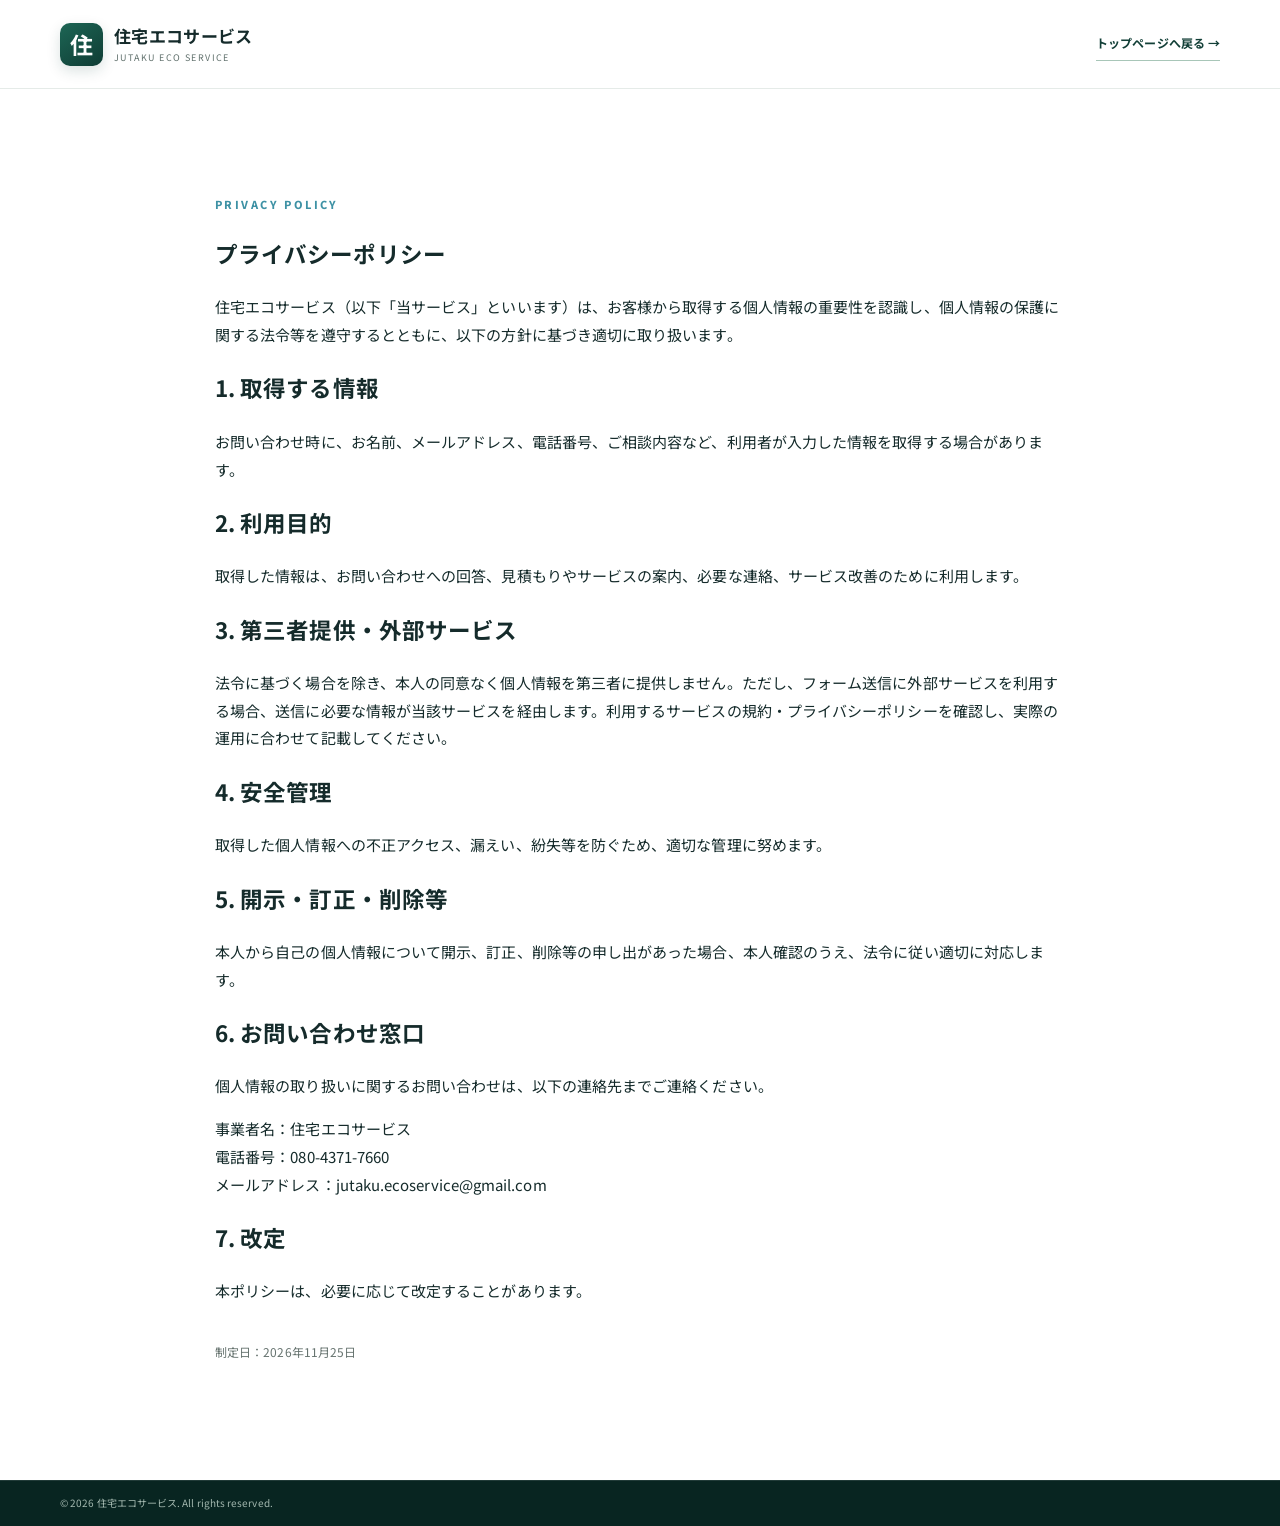
<file: privacy.html>
<!doctype html>
<html lang="ja">
<head>
  <meta charset="utf-8">
  <meta name="viewport" content="width=device-width, initial-scale=1">
  <meta name="description" content="住宅エコサービスのプライバシーポリシー">
  <title>プライバシーポリシー｜住宅エコサービス</title>
  <link rel="stylesheet" href="style.css">
</head>
<body>
  <header class="site-header">
    <div class="container header-inner">
      <a class="brand" href="index.html"><span class="brand-mark" aria-hidden="true">住</span><span class="brand-copy"><strong>住宅エコサービス</strong><small>JUTAKU ECO SERVICE</small></span></a>
      <a class="text-link" href="index.html">トップページへ戻る →</a>
    </div>
  </header>
  <main class="section-pad">
    <article class="container" style="max-width:850px">
      <p class="eyebrow">PRIVACY POLICY</p>
      <h1>プライバシーポリシー</h1>
      <p>住宅エコサービス（以下「当サービス」といいます）は、お客様から取得する個人情報の重要性を認識し、個人情報の保護に関する法令等を遵守するとともに、以下の方針に基づき適切に取り扱います。</p>
      <h2>1. 取得する情報</h2>
      <p>お問い合わせ時に、お名前、メールアドレス、電話番号、ご相談内容など、利用者が入力した情報を取得する場合があります。</p>
      <h2>2. 利用目的</h2>
      <p>取得した情報は、お問い合わせへの回答、見積もりやサービスの案内、必要な連絡、サービス改善のために利用します。</p>
      <h2>3. 第三者提供・外部サービス</h2>
      <p>法令に基づく場合を除き、本人の同意なく個人情報を第三者に提供しません。ただし、フォーム送信に外部サービスを利用する場合、送信に必要な情報が当該サービスを経由します。利用するサービスの規約・プライバシーポリシーを確認し、実際の運用に合わせて記載してください。</p>
      <h2>4. 安全管理</h2>
      <p>取得した個人情報への不正アクセス、漏えい、紛失等を防ぐため、適切な管理に努めます。</p>
      <h2>5. 開示・訂正・削除等</h2>
      <p>本人から自己の個人情報について開示、訂正、削除等の申し出があった場合、本人確認のうえ、法令に従い適切に対応します。</p>
      <h2>6. お問い合わせ窓口</h2>
      <p>個人情報の取り扱いに関するお問い合わせは、以下の連絡先までご連絡ください。</p>
     <p>事業者名：住宅エコサービス<br>電話番号：080-4371-7660<br>メールアドレス：jutaku.ecoservice@gmail.com</p>
      <h2>7. 改定</h2>
      <p>本ポリシーは、必要に応じて改定することがあります。</p>
     <p style="margin-top:36px;color:#66736f;font-size:12px">制定日：2026年11月25日</p>
    </article>
  </main>
  <footer class="site-footer"><div class="footer-bottom"><div class="container">© <span id="year"></span> 住宅エコサービス. All rights reserved.</div></div></footer>
  <script>document.getElementById("year").textContent = new Date().getFullYear();</script>
</body>
</html>
</file>
<file: style.css>
@import url('https://fonts.googleapis.com/css2?family=Noto+Sans+JP:wght@400;500;600;700;800&display=swap');
:root{--green:#17483e;--green-dark:#10362f;--green-light:#e9f1ed;--blue:#5a9bb0;--ink:#202b29;--muted:#66736f;--paper:#fff;--soft:#f5f8f6;--line:#dfe7e3;--max:1160px}
*{box-sizing:border-box}html{scroll-behavior:smooth;scroll-padding-top:90px}body{margin:0;color:var(--ink);font-family:"Noto Sans JP",sans-serif;line-height:1.85;background:#fff;font-size:15px}img{display:block;max-width:100%}a{color:inherit}button,input,select,textarea{font:inherit}.container{width:min(var(--max),calc(100% - 48px));margin-inline:auto}.skip-link{position:absolute;left:-9999px;top:0}.skip-link:focus{left:10px;z-index:99;background:#fff;padding:10px}.sr-only{position:absolute;width:1px;height:1px;padding:0;margin:-1px;overflow:hidden;clip:rect(0,0,0,0);white-space:nowrap;border:0}
.topbar{background:var(--green-dark);color:#e7f1ed;font-size:11px;letter-spacing:.04em}.topbar-inner{display:flex;justify-content:space-between;padding:6px 0}.site-header{position:sticky;top:0;z-index:20;background:rgba(255,255,255,.96);backdrop-filter:blur(12px);border-bottom:1px solid rgba(223,231,227,.8)}.header-inner{display:flex;align-items:center;justify-content:space-between;min-height:82px;gap:28px}.brand{display:flex;align-items:center;gap:11px;text-decoration:none;flex-shrink:0}.brand-mark{width:43px;height:43px;display:grid;place-items:center;border-radius:12px;background:var(--green);color:#fff;font-size:23px;font-weight:700}.brand-copy{display:flex;flex-direction:column;line-height:1.4}.brand-copy strong{font-size:17px;letter-spacing:.02em}.brand-copy small{font-size:9px;color:var(--muted);letter-spacing:.16em;margin-top:4px}.site-nav{display:flex;align-items:center;gap:25px}.site-nav a{font-size:12px;text-decoration:none;white-space:nowrap;font-weight:600}.site-nav a:hover,.footer-links a:hover{color:var(--blue)}.site-nav .nav-cta{background:var(--green);color:#fff;padding:12px 17px;border-radius:4px}.menu-toggle{display:none}
.hero{position:relative;min-height:610px;display:flex;align-items:center;color:#fff;overflow:hidden;background:var(--green-dark)}.hero-photo{position:absolute;inset:0;background:url("https://images.unsplash.com/photo-1600607687939-ce8a6c25118c?auto=format&fit=crop&w=2000&q=90") center 55%/cover no-repeat;transform:scale(1.02)}.hero-shade{position:absolute;inset:0;background:linear-gradient(90deg,rgba(12,42,36,.88) 0%,rgba(12,42,36,.70) 43%,rgba(12,42,36,.12) 100%)}.hero-content{position:relative;z-index:1;padding-top:72px;padding-bottom:100px}.eyebrow{color:var(--blue);font-size:11px;font-weight:800;letter-spacing:.19em;margin:0 0 15px}.eyebrow.light{color:#a6d6c4}.hero h1{font-size:clamp(34px,5vw,59px);line-height:1.45;letter-spacing:.025em;margin:0 0 20px;font-weight:700}.hero h1 span{color:#b4e0cf}.hero-lead{font-size:16px;line-height:2;margin:0 0 28px;color:#f0f5f2}.hero-actions{display:flex;gap:12px;flex-wrap:wrap}.button{min-height:49px;padding:13px 21px;display:inline-flex;align-items:center;justify-content:center;gap:20px;border:0;border-radius:4px;text-decoration:none;font-weight:700;font-size:13px;cursor:pointer;transition:transform .2s,background .2s}.button:hover{transform:translateY(-2px)}.button-primary{background:#c4e5d6;color:var(--green-dark)}.button-primary:hover{background:#d9f0e5}.button-ghost{border:1px solid rgba(255,255,255,.65);color:#fff;background:rgba(255,255,255,.06)}.hero-note{margin-top:30px;font-size:11px;color:#e0eae5;display:flex;align-items:center;gap:9px}.note-dot{width:7px;height:7px;border-radius:50%;background:#b4e0cf}.hero-bottom{position:absolute;z-index:1;bottom:0;left:0;right:0;display:flex;justify-content:space-between;padding-bottom:19px;font-size:10px;letter-spacing:.1em;color:#d4e3dc}.scroll-label{display:flex;align-items:center;gap:10px}.scroll-label i{display:inline-block;height:30px;width:1px;background:#c4e5d6}
.section-pad{padding:94px 0}.intro-grid,.company-grid{display:grid;grid-template-columns:.85fr 1.15fr;gap:90px}.intro h2,.section-heading h2,.promise h2,.area h2,.contact h2,.company h2{font-size:clamp(27px,3.2vw,39px);line-height:1.55;letter-spacing:.015em;margin:0;font-weight:700}.intro-copy p{margin:0 0 17px;color:#52615c;font-size:14px}.text-link{display:inline-flex;align-items:center;gap:15px;color:var(--green);font-weight:700;font-size:12px;text-decoration:none;border-bottom:1px solid #a8c6b8;padding:5px 0}.text-link span{font-size:16px}.intro-copy .text-link{margin-top:7px}
.services{background:var(--soft)}.section-heading{display:flex;justify-content:space-between;align-items:end;gap:35px;margin-bottom:37px}.section-heading>p{font-size:12px;color:var(--muted);margin:0 0 5px}.service-grid{display:grid;grid-template-columns:repeat(2,minmax(0,1fr));gap:22px}.service-card{background:#fff;border:1px solid var(--line);min-width:0;transition:box-shadow .25s,transform .25s}.service-card:hover{transform:translateY(-3px);box-shadow:0 14px 35px rgba(24,58,47,.08)}.service-card img{width:100%;height:230px;object-fit:cover}.service-body{padding:25px 27px 29px}.service-number{font-size:9px;color:var(--blue);letter-spacing:.16em;font-weight:800}.service-body h3{font-size:19px;line-height:1.55;margin:9px 0 11px}.service-body p{font-size:12px;color:var(--muted);min-height:54px;margin:0 0 16px}.service-simple{display:flex;align-items:center;min-height:270px;background:#eaf2ee}.simple-icon{margin-left:28px;width:70px;height:70px;flex:0 0 70px;display:grid;place-items:center;border-radius:50%;background:#d2e5db;color:var(--green);font-size:39px}.small-note{font-size:10px;color:#77837e;margin:17px 0 0}
.promise{background:var(--green-dark);color:#fff}.promise-grid{display:grid;grid-template-columns:.8fr 1.2fr;gap:100px}.promise-heading>p:last-child{font-size:13px;color:#c3d4cd;margin-top:20px;max-width:300px}.promise-list article{display:grid;grid-template-columns:54px 1fr;gap:20px;padding:24px 0;border-bottom:1px solid rgba(255,255,255,.16)}.promise-list article:first-child{padding-top:0}.promise-list article>span{font-size:12px;color:#a6d6c4;font-weight:700;letter-spacing:.1em}.promise-list h3{font-size:17px;margin:0 0 6px}.promise-list p{font-size:12px;color:#c3d4cd;margin:0}
.flow-grid{display:grid;grid-template-columns:repeat(4,1fr);gap:18px}.flow-grid article{position:relative;background:var(--soft);padding:24px 20px 25px;border-top:2px solid #a8cdbb}.flow-no{font-size:9px;color:var(--blue);font-weight:800;letter-spacing:.12em}.flow-icon{font-size:28px;color:var(--green);margin:15px 0 8px}.flow-grid h3{font-size:15px;margin:0 0 8px}.flow-grid p{font-size:11px;color:var(--muted);margin:0}
.area{background:#edf4f0}.area-inner{display:grid;grid-template-columns:1fr 1fr;gap:50px;align-items:center}.area-large{font-size:27px;color:var(--green);font-weight:700;margin:18px 0 8px}.area-inner>div:first-child>p:last-child{font-size:12px;color:var(--muted);max-width:420px}.area-art{min-height:260px;position:relative;overflow:hidden;display:grid;place-items:center;background:#dce9e2;border-radius:50% 42% 48% 40%}.area-circle{position:absolute;border:1px solid rgba(23,72,62,.2);border-radius:50%;width:270px;height:270px}.circle-two{width:190px;height:190px}.area-pin{font-size:56px;color:var(--green);z-index:1}.area-art span{position:absolute;font-size:10px;font-weight:800;letter-spacing:.16em;color:var(--green)}.area-art span:nth-of-type(1){top:24%;left:20%}.area-art span:nth-of-type(2){right:12%;bottom:23%}
.contact{background:#163f36;color:#fff}.contact-heading{text-align:center;max-width:680px;margin:0 auto 35px}.contact-heading>p:last-child{color:#c6d9d1;font-size:13px}.contact-options{display:grid;grid-template-columns:repeat(3,1fr);gap:12px;margin-bottom:35px}.contact-option{display:flex;align-items:center;gap:13px;padding:18px 17px;background:rgba(255,255,255,.08);border:1px solid rgba(255,255,255,.18);text-decoration:none;min-width:0}.contact-option:hover{background:rgba(255,255,255,.14)}.contact-symbol{width:39px;height:39px;display:grid;place-items:center;border-radius:50%;background:#c4e5d6;color:var(--green-dark);font-size:19px;flex-shrink:0}.line-symbol{font-weight:800}.contact-option>span:nth-child(2){display:flex;flex-direction:column;min-width:0}.contact-option strong{font-size:13px}.contact-option small{font-size:10px;color:#c6d9d1;overflow-wrap:anywhere}.contact-option>b{margin-left:auto;color:#c4e5d6}.form-panel{background:#fff;color:var(--ink);max-width:760px;margin:0 auto;padding:38px 42px;border-radius:5px}.form-heading h3{font-size:22px;margin:0}.form-heading p{font-size:12px;color:var(--muted);margin:5px 0 23px}.form-row{margin-bottom:18px}.form-row label{display:block;font-weight:700;font-size:12px;margin-bottom:7px}.form-row em{font-style:normal;font-size:9px;color:#b34c43;margin-left:6px}.form-row input,.form-row select,.form-row textarea{display:block;width:100%;border:1px solid #d6dfda;border-radius:3px;background:#fbfcfb;padding:12px 13px;outline:none;font-size:13px;color:var(--ink)}.form-row input:focus,.form-row select:focus,.form-row textarea:focus{border-color:#559783;box-shadow:0 0 0 3px rgba(85,151,131,.12)}.form-row textarea{resize:vertical}.privacy-check{display:flex;align-items:flex-start;gap:9px;font-size:11px;color:var(--muted);margin:20px 0}.privacy-check input{margin-top:5px}.privacy-check a{color:var(--green)}.submit-button{width:100%;background:var(--green);color:#fff}.submit-button:hover{background:#235b4f}.form-status{font-size:11px;color:#9b5b28;margin:12px 0 0}.form-status.success{color:#236b4f}.form-status.error{color:#b33e35}.form-panel .small-note{margin-top:8px}
.company-grid{align-items:start}.company-grid>div:first-child>p:last-child{font-size:12px;color:var(--muted)}.company-table{margin:0}.company-table>div{display:grid;grid-template-columns:150px 1fr;border-bottom:1px solid var(--line);padding:15px 0;gap:20px}.company-table dt{font-size:12px;font-weight:700}.company-table dd{font-size:12px;color:#53615b;margin:0;overflow-wrap:anywhere}
.site-footer{background:#102f29;color:#fff}.footer-main{padding:36px 0 30px;display:grid;grid-template-columns:1fr 1fr;gap:22px;align-items:center}.brand-footer .brand-mark{background:#c4e5d6;color:var(--green-dark)}.brand-footer .brand-copy small{color:#b5cbc1}.footer-main>p{font-size:12px;color:#c6d9d1;text-align:right}.footer-links{grid-column:1/-1;display:flex;flex-wrap:wrap;gap:22px;padding-top:17px;border-top:1px solid rgba(255,255,255,.14)}.footer-links a{font-size:11px;color:#d0ded8;text-decoration:none}.footer-bottom{border-top:1px solid rgba(255,255,255,.1);padding:13px 0;font-size:10px;color:#9fb6ac}.floating-contact{position:fixed;right:18px;bottom:18px;z-index:15;display:flex;gap:15px;align-items:center;background:#c4e5d6;color:var(--green-dark);text-decoration:none;padding:13px 18px;border-radius:50px;box-shadow:0 6px 20px rgba(0,0,0,.14);font-size:12px;font-weight:800}
@media(max-width:980px){.site-nav{gap:13px}.site-nav a{font-size:11px}.site-nav .nav-cta{padding:10px}.intro-grid,.company-grid{gap:45px}.promise-grid{gap:50px}.service-card img{height:200px}}
@media(max-width:760px){.container{width:min(var(--max),calc(100% - 36px))}.topbar-inner{font-size:9px;gap:12px}.topbar-inner span:last-child{text-align:right}.header-inner{min-height:70px}.brand-mark{width:38px;height:38px;font-size:20px}.brand-copy strong{font-size:15px}.menu-toggle{display:flex;width:42px;height:42px;border:1px solid var(--line);background:#fff;border-radius:4px;flex-direction:column;justify-content:center;align-items:center;gap:5px}.menu-toggle>span:not(.sr-only){width:18px;height:2px;background:var(--green)}.site-nav{display:none;position:absolute;top:100%;left:0;right:0;background:#fff;border-bottom:1px solid var(--line);padding:14px 22px 22px;align-items:stretch;flex-direction:column;gap:0;box-shadow:0 10px 18px rgba(0,0,0,.06)}.site-nav.is-open{display:flex}.site-nav a{padding:12px 0;font-size:13px;border-bottom:1px solid var(--line)}.site-nav .nav-cta{padding:12px 15px;margin-top:12px;text-align:center;border:0}.hero{min-height:620px}.hero-photo{background-position:60% center}.hero-shade{background:linear-gradient(90deg,rgba(12,42,36,.86),rgba(12,42,36,.45))}.hero-content{padding-top:64px;padding-bottom:105px}.hero h1{font-size:clamp(32px,8vw,46px)}.hero-lead{font-size:13px}.hero-bottom{font-size:9px}.section-pad{padding:66px 0}.intro-grid,.company-grid,.promise-grid,.area-inner{grid-template-columns:1fr;gap:26px}.intro h2,.section-heading h2,.promise h2,.area h2,.contact h2,.company h2{font-size:29px}.intro-copy p{font-size:13px}.section-heading{display:block;margin-bottom:26px}.section-heading>p{margin-top:13px}.service-grid{grid-template-columns:1fr;gap:16px}.service-card img{height:220px}.service-body{padding:21px}.service-body p{min-height:0}.service-simple{min-height:0}.simple-icon{margin-left:20px;width:54px;height:54px;flex-basis:54px;font-size:30px}.promise-list article{grid-template-columns:38px 1fr;gap:12px}.flow-grid{grid-template-columns:repeat(2,1fr);gap:12px}.flow-grid article{padding:18px 15px}.area-art{min-height:220px;max-width:420px;width:100%;margin:auto}.contact-options{grid-template-columns:1fr;gap:9px}.contact-option{padding:14px}.form-panel{padding:25px 20px}.form-heading h3{font-size:20px}.company-table>div{grid-template-columns:115px 1fr;gap:12px}.footer-main{grid-template-columns:1fr;gap:14px}.footer-main>p{text-align:left;margin:0}.footer-links{grid-column:auto;gap:14px}.floating-contact{right:12px;bottom:12px;padding:11px 15px}}
@media(max-width:380px){.container{width:calc(100% - 28px)}.topbar-inner span:last-child{max-width:58%}.hero-actions{align-items:stretch;flex-direction:column;max-width:290px}.hero-actions .button{justify-content:space-between}.flow-grid{grid-template-columns:1fr}.company-table>div{grid-template-columns:100px 1fr}}
@media(prefers-reduced-motion:reduce){html{scroll-behavior:auto}*,*::before,*::after{transition:none!important}}


/* ===== Premium visual refinement ===== */
:root{--green:#123f37;--green-dark:#092d2a;--green-light:#eaf3ee;--blue:#3d91a4;--gold:#c9ad70;--ink:#152b2b;--muted:#61716d;--soft:#f4f7f5}
body{letter-spacing:.005em}
.topbar{background:#082623;color:#dce9e4}
.header-inner{min-height:88px}
.brand-mark{background:linear-gradient(145deg,#1d6655,#0f3c34);box-shadow:0 5px 14px rgba(14,61,51,.15);border-radius:10px}
.site-nav a{font-size:12px}
.site-nav .nav-cta{background:linear-gradient(135deg,#164f43,#0b342d);box-shadow:0 6px 15px rgba(10,55,46,.14);padding:13px 18px}
.hero{min-height:690px}
.hero-photo{background-image:url("https://images.unsplash.com/photo-1600607687939-ce8a6c25118c?auto=format&fit=crop&w=2200&q=90");background-position:center 52%}
.hero-shade{background:linear-gradient(90deg,rgba(5,29,28,.92) 0%,rgba(5,29,28,.75) 37%,rgba(5,29,28,.18) 75%,rgba(5,29,28,.06) 100%)}
.hero-content{padding-top:84px;padding-bottom:118px}
.hero .eyebrow{color:#d5bd83}
.hero h1{font-size:clamp(40px,5.4vw,68px);line-height:1.38;letter-spacing:.045em;text-shadow:0 2px 22px rgba(0,0,0,.18)}
.hero h1 span{color:#d8c18b}
.hero-lead{font-size:16px;line-height:2.05;color:#f4f7f4}
.hero-actions .button-primary{background:linear-gradient(135deg,#d9c28a,#bda365);color:#1b332d;box-shadow:0 10px 25px rgba(0,0,0,.15)}
.hero-actions .button-ghost{border-color:rgba(255,255,255,.72);backdrop-filter:blur(8px)}
.hero-trust{display:flex;gap:14px;margin-top:32px;max-width:570px}
.hero-trust>div{min-width:130px;padding:10px 14px;border:1px solid rgba(218,198,143,.45);background:rgba(6,34,31,.33);backdrop-filter:blur(6px);display:grid;grid-template-columns:28px 1fr;column-gap:8px;align-items:center}
.trust-icon{grid-row:span 2;color:#d9c28a;font-size:22px;text-align:center}
.hero-trust strong{font-size:11px;color:#fff}
.hero-trust small{font-size:9px;color:#d9e4de}
.hero-note{font-size:10px}
.hero-bottom{color:#e8eee9}
.quick-services{position:relative;z-index:2;margin-top:-1px;background:#fff;border-bottom:1px solid #e4eae6;box-shadow:0 14px 35px rgba(14,46,39,.07)}
.quick-service-grid{display:grid;grid-template-columns:repeat(4,1fr)}
.quick-service-grid>a{display:flex;align-items:center;gap:13px;min-height:106px;padding:20px 18px;text-decoration:none;border-right:1px solid #e2e9e5;transition:background .2s}
.quick-service-grid>a:first-child{border-left:1px solid #e2e9e5}
.quick-service-grid>a:hover{background:#f2f7f4}
.quick-number{font-size:11px;letter-spacing:.08em;color:#b59b5e;font-weight:800}
.quick-service-grid>a>span:nth-child(2){display:flex;flex-direction:column;gap:3px;min-width:0}
.quick-service-grid strong{font-size:12px;color:#193d36}
.quick-service-grid small{font-size:10px;color:#6c7a74}
.quick-service-grid b{margin-left:auto;color:#43806e;font-size:17px}
.section-pad{padding:105px 0}
.eyebrow{letter-spacing:.22em}
.intro h2,.section-heading h2,.promise h2,.area h2,.contact h2,.company h2{letter-spacing:.035em}
.intro-grid{gap:105px}
.intro{background:linear-gradient(180deg,#fff 0%,#fcfdfc 100%)}
.intro-copy p{font-size:14px;line-height:2.05}
.services{background:#f3f6f4;position:relative}
.services:before{content:"";display:block;height:4px;width:100%;position:absolute;top:0;background:linear-gradient(90deg,#c7b17a,#e4d7b3,#4b9680,#173f37)}
.section-heading{margin-bottom:43px}
.service-grid{gap:24px}
.service-card{border:0;box-shadow:0 7px 24px rgba(17,54,44,.055);border-radius:4px;overflow:hidden}
.service-card:hover{box-shadow:0 18px 38px rgba(17,54,44,.13)}
.service-card img{height:250px;filter:saturate(.88)}
.service-body{padding:27px 28px 31px}
.service-number{color:#9e854b;letter-spacing:.18em}
.service-body h3{font-size:20px}
.service-body p{font-size:12px;line-height:1.95}
.service-simple{background:linear-gradient(135deg,#eaf2ed,#f7f9f7)}
.simple-icon{background:#d8e7df;color:#17483e}
.promise{background:linear-gradient(115deg,#092e2b,#103f3a 60%,#164b4b);position:relative;overflow:hidden}
.promise:after{content:"";position:absolute;right:-100px;top:-160px;width:450px;height:450px;border:1px solid rgba(213,189,131,.18);border-radius:50%;box-shadow:0 0 0 55px rgba(213,189,131,.035),0 0 0 110px rgba(213,189,131,.025);pointer-events:none}
.promise-grid{position:relative;z-index:1}
.promise-list article{border-color:rgba(213,189,131,.22)}
.promise-list article>span{color:#d9c28a}
.flow-grid article{border-top-color:#bda365;background:#f6f8f6}
.flow-icon{color:#1e6654}
.area{background:linear-gradient(120deg,#edf4ef,#f8faf8)}
.area-art{background:radial-gradient(circle at 50% 45%,#f8fbf8,#d7e7df);border:1px solid #d2e0d8}
.contact{background:linear-gradient(125deg,#0b302c,#123f39 65%,#16494a)}
.contact-heading .eyebrow{color:#d9c28a}
.contact-options{gap:14px}
.contact-option{border-color:rgba(218,198,143,.25);background:rgba(255,255,255,.075);transition:transform .2s,background .2s}
.contact-option:hover{transform:translateY(-3px);background:rgba(255,255,255,.12)}
.contact-symbol{background:#e0c98e;color:#173b33}
.line-symbol{background:#08b65a;color:white}
.form-panel{box-shadow:0 22px 60px rgba(0,0,0,.13);border-radius:6px}
.form-heading h3{letter-spacing:.02em}
.submit-button{background:linear-gradient(135deg,#174e42,#0d382f)}
.company-table>div{padding:17px 0}
.company-table dt{color:#214a40}
.site-footer{background:#082521}
.footer-bottom{color:#a4b9b0}
.floating-contact{background:linear-gradient(135deg,#d9c28a,#bda365);color:#17372f;border-radius:5px;padding:13px 18px;gap:12px;box-shadow:0 8px 24px rgba(0,0,0,.22)}
.floating-contact b{font-size:11px}
@media(max-width:980px){.hero{min-height:650px}.quick-service-grid>a{padding:16px 12px;gap:8px}.quick-service-grid strong{font-size:11px}.hero-trust>div{min-width:115px}}
@media(max-width:760px){
 .header-inner{min-height:72px}
 .hero{min-height:670px}
 .hero-photo{background-position:62% center}
 .hero-shade{background:linear-gradient(90deg,rgba(5,29,28,.88),rgba(5,29,28,.63) 65%,rgba(5,29,28,.30))}
 .hero-content{padding-top:65px;padding-bottom:115px}
 .hero h1{font-size:clamp(37px,9vw,52px);line-height:1.48}
 .hero-trust{gap:7px;flex-wrap:wrap}
 .hero-trust>div{min-width:0;flex:1;padding:8px 7px;grid-template-columns:22px 1fr;column-gap:5px}
 .hero-trust strong{font-size:9px}
 .hero-trust small{font-size:8px}
 .quick-service-grid{grid-template-columns:repeat(2,1fr)}
 .quick-service-grid>a{min-height:82px;border-bottom:1px solid #e2e9e5;padding:14px 10px}
 .quick-service-grid>a:nth-child(odd){border-left:1px solid #e2e9e5}
 .quick-service-grid strong{font-size:11px}
 .quick-service-grid small{font-size:9px}
 .section-pad{padding:72px 0}
 .service-card img{height:220px}
 .intro-grid{gap:22px}
 .floating-contact{right:10px;bottom:10px}
}
@media(max-width:380px){.hero-trust>div{flex-basis:100%}.hero-trust{max-width:260px}.quick-service-grid>a{gap:7px;padding:12px 8px}.quick-number{font-size:9px}}
</file>
